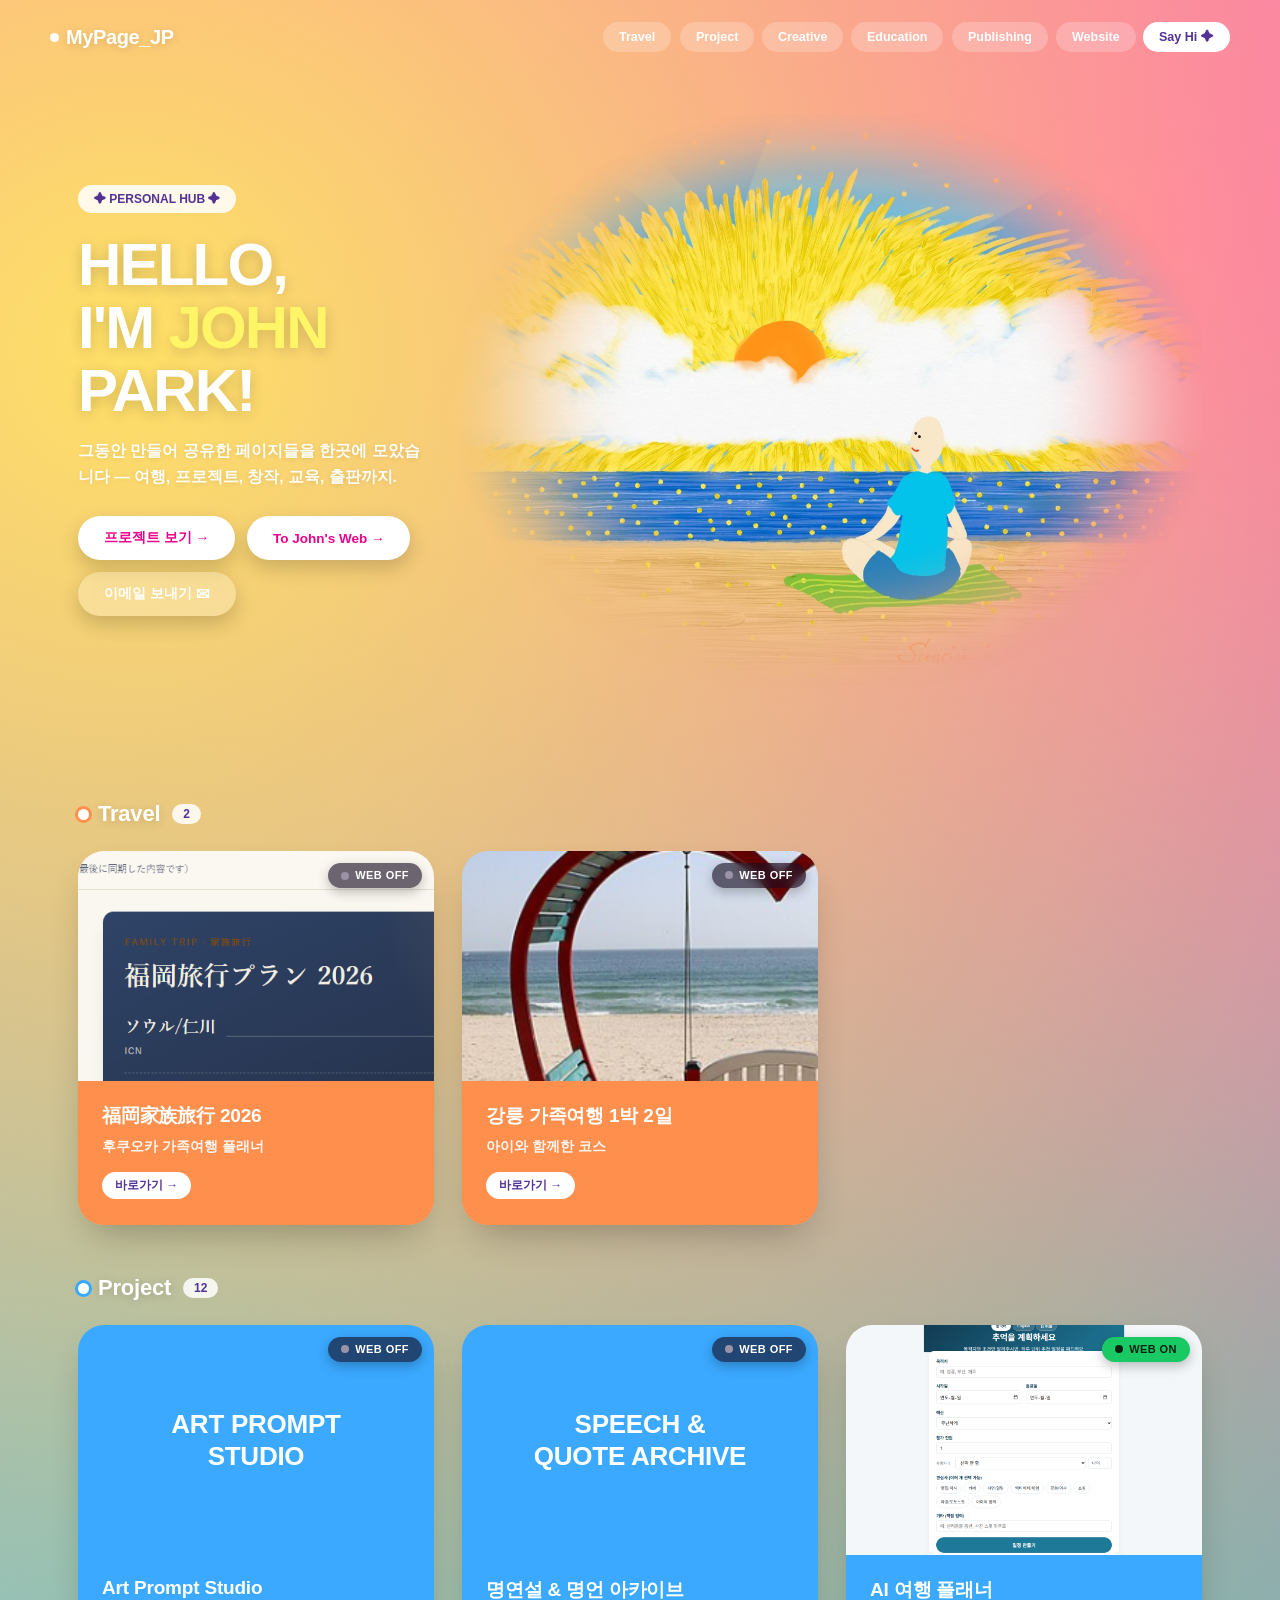
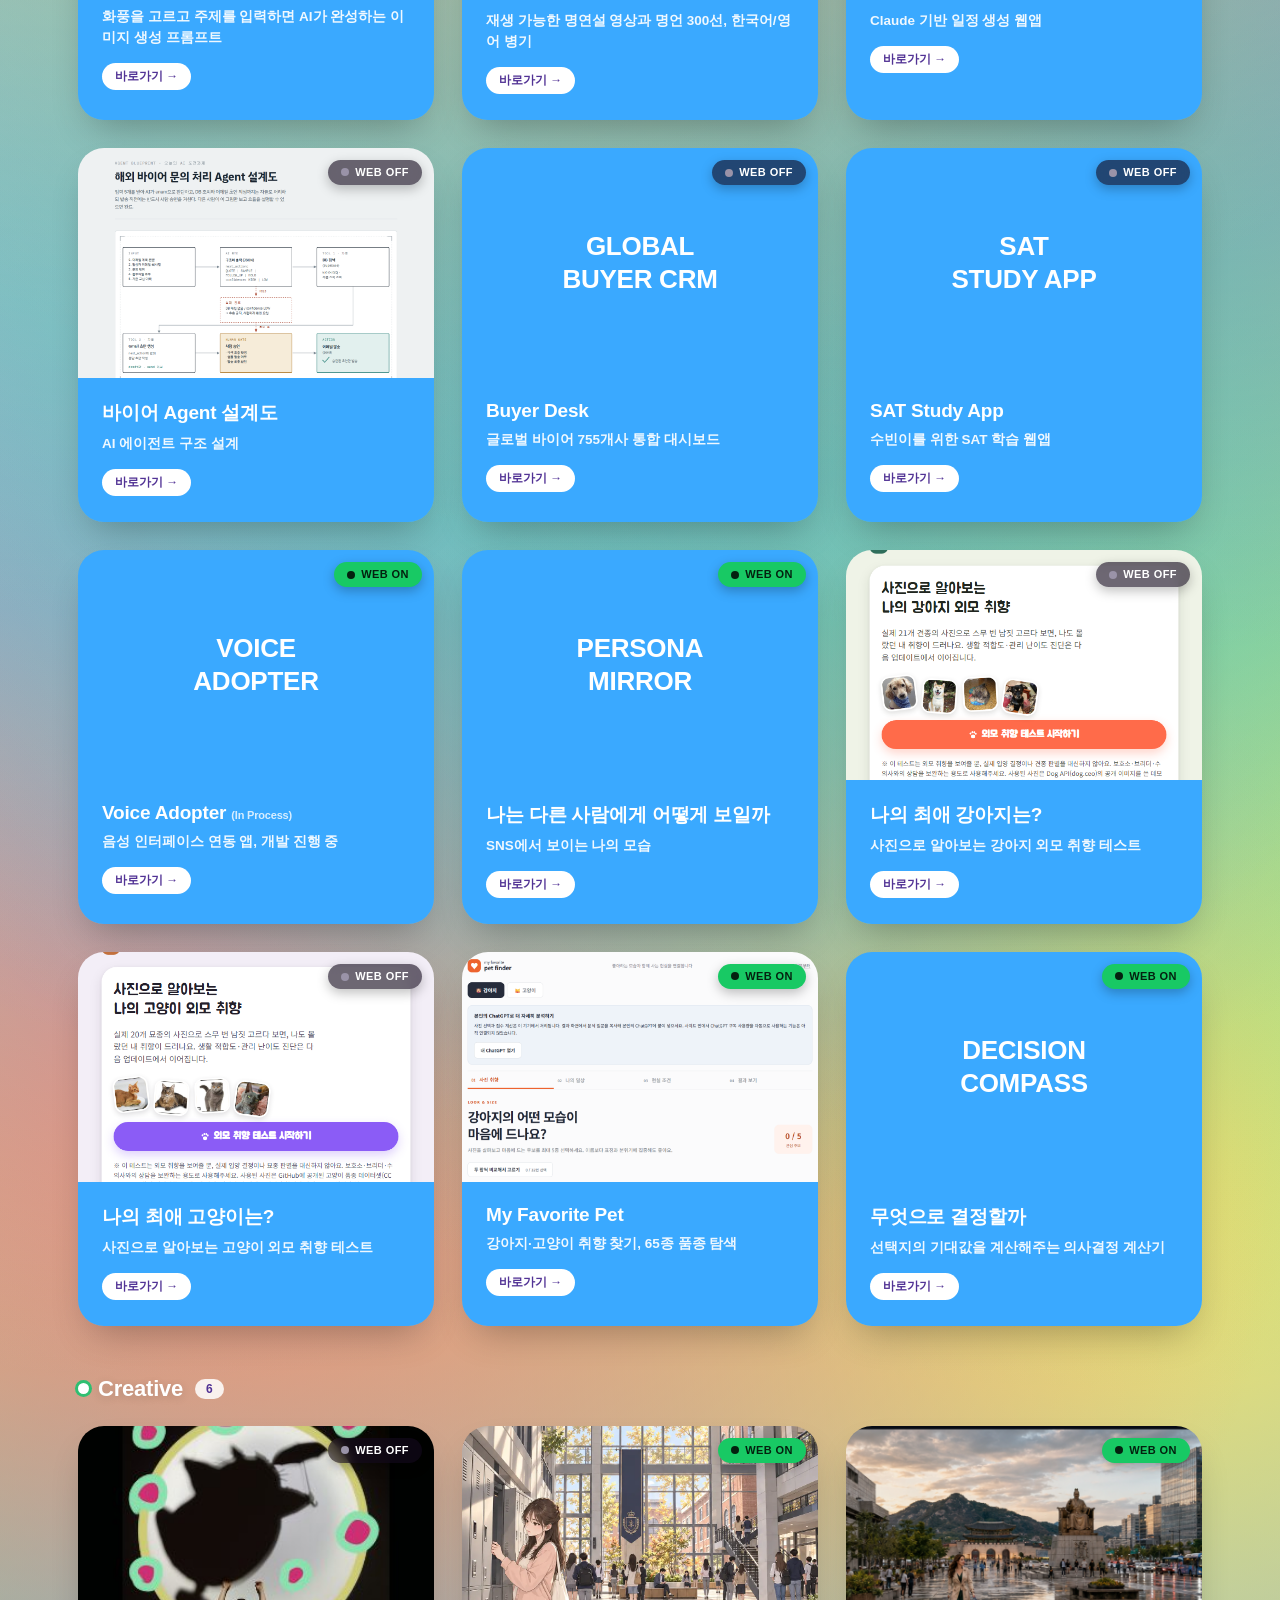
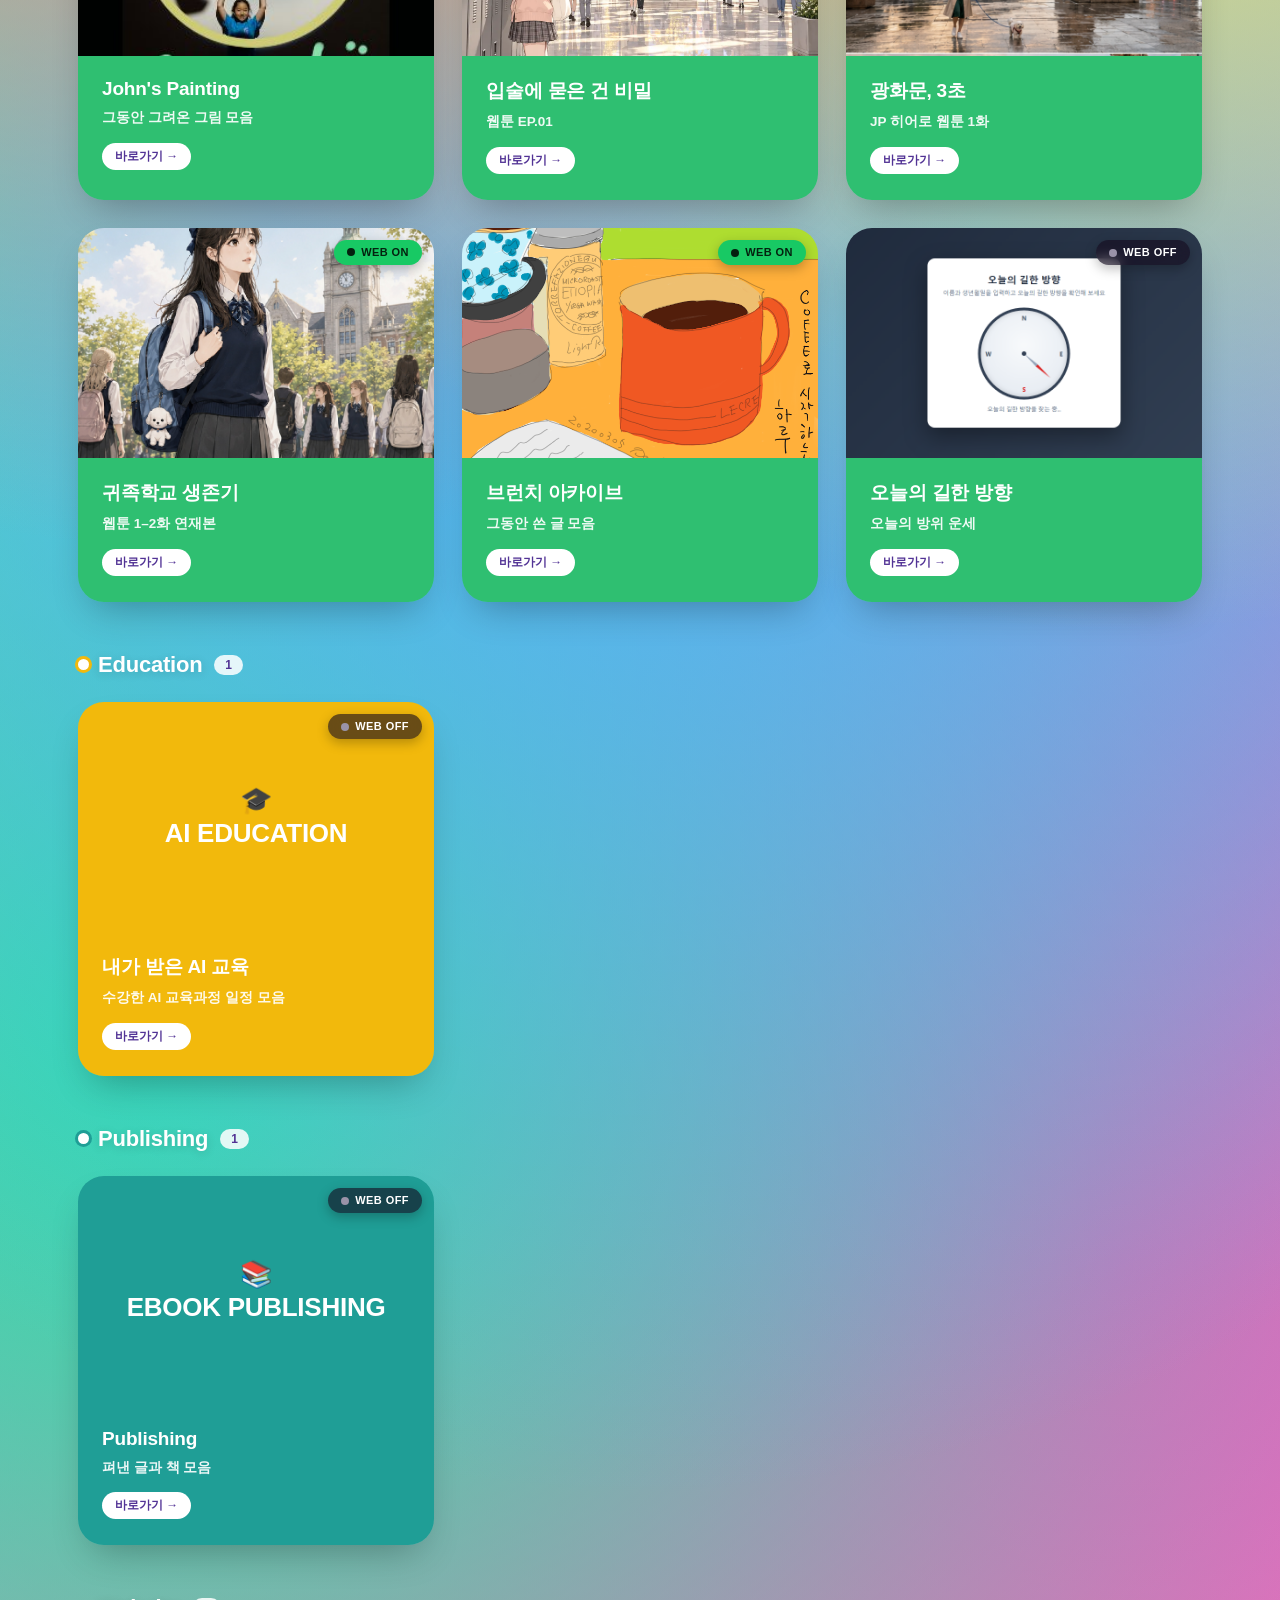
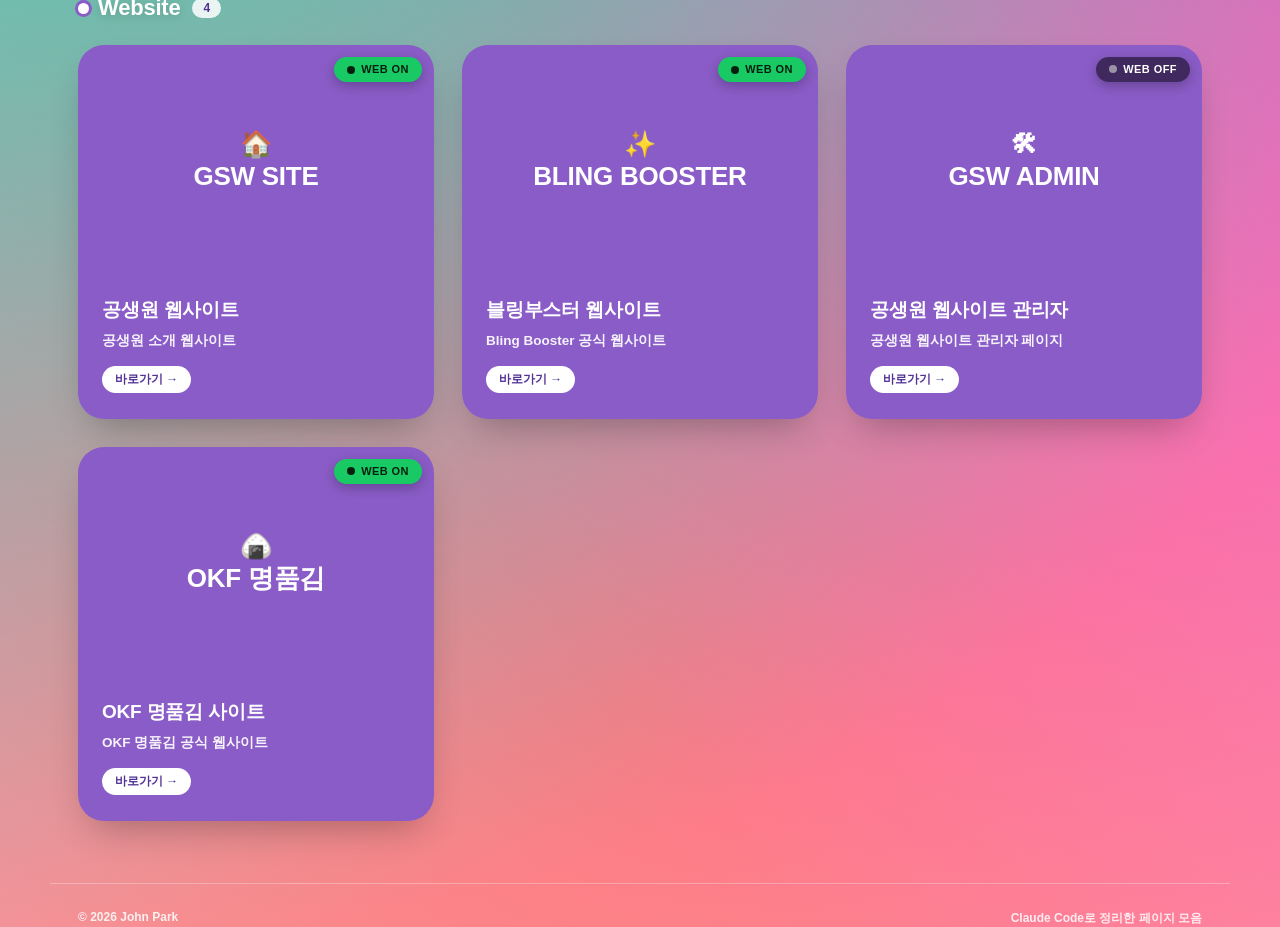
<file: index.html>
<!doctype html>
<html lang="ko">
<head>
<meta charset="UTF-8">
<meta name="viewport" content="width=device-width, initial-scale=1.0">
<title>MyPage_JP · 박종호의 웹 아카이브</title>
<link rel="icon" href="favicon.ico?v=2" sizes="any">
<link rel="icon" type="image/png" href="favicon.png?v=2">
<link rel="apple-touch-icon" href="apple-touch-icon.png?v=2">
<style>
  :root{
    --pink:#ed018c;
    --coral:#ff6f61;
    --purple:#523395;
    --yellow:#ffc233;
    --ink:#2a1a3a;
    --travel:#ff8f4d;
    --project:#3aa9ff;
    --creative:#2fbf71;
    --edu:#f2b90c;
    --pub:#1f9e96;
    --site:#8a5cc7;
  }
  *{box-sizing:border-box;}
  html,body{
    margin:0;min-height:100%;
    color:var(--ink);
    font-family:"Pretendard","Apple SD Gothic Neo","Noto Sans KR",-apple-system,BlinkMacSystemFont,"Segoe UI",sans-serif;
    background:
      radial-gradient(circle at 10% 6%, #ffe066 0%, transparent 34%),
      radial-gradient(circle at 90% 4%, #ff4fc3 0%, transparent 36%),
      radial-gradient(circle at 85% 24%, #2fe0a8 0%, transparent 36%),
      radial-gradient(circle at 12% 26%, #4fb3ff 0%, transparent 34%),
      radial-gradient(circle at 50% 18%, #b26dff 0%, transparent 36%),
      radial-gradient(circle at 15% 46%, #ff8a6b 0%, transparent 34%),
      radial-gradient(circle at 88% 48%, #ffe066 0%, transparent 34%),
      radial-gradient(circle at 50% 60%, #4fb3ff 0%, transparent 36%),
      radial-gradient(circle at 12% 74%, #2fe0a8 0%, transparent 34%),
      radial-gradient(circle at 88% 78%, #ff4fc3 0%, transparent 36%),
      radial-gradient(circle at 50% 96%, #ff8a6b 0%, transparent 36%),
      linear-gradient(160deg, #ff6fb5 0%, #ff9d6c 20%, #ffd166 38%, #6ee7b7 55%, #6fb1ff 72%, #c9a6ff 88%, #ff9de2 100%);
    background-repeat:no-repeat;
    background-size:100% 100%;
  }
  .wrap{max-width:1180px;margin:0 auto;padding:0 28px 90px;}
  a{color:inherit;}

  /* ---------- Nav ---------- */
  nav.top{padding:22px 28px;}
  nav.top .inner{
    max-width:1180px;margin:0 auto;
    display:flex;align-items:center;justify-content:space-between;gap:16px;flex-wrap:wrap;
  }
  .logo{
    font-weight:900;font-size:20px;letter-spacing:-0.02em;color:#fff;
    text-shadow:0 2px 8px rgba(0,0,0,0.15);display:inline-flex;align-items:center;gap:7px;text-decoration:none;
  }
  .logo .dot{width:9px;height:9px;border-radius:50%;background:#fff;display:inline-block;}
  .navlinks{display:flex;gap:8px;flex-wrap:wrap;}
  .navlinks a{
    font-size:12.5px;font-weight:800;color:#fff;text-decoration:none;
    padding:8px 16px;border-radius:999px;background:rgba(255,255,255,0.22);
    backdrop-filter:blur(6px);transition:background .2s ease;
  }
  .navlinks a:hover{background:rgba(255,255,255,0.36);}
  .navlinks a.filled{background:#fff;color:var(--purple);}

  /* ---------- Hero ---------- */
  header.hero{
    max-width:1180px;margin:0 auto;padding:40px 28px 70px;
    display:flex;align-items:center;justify-content:space-between;gap:40px;flex-wrap:wrap;
  }
  .hero-text{flex:1;min-width:280px;}
  .badge{
    display:inline-flex;align-items:center;gap:8px;font-size:12px;font-weight:900;
    background:rgba(255,255,255,0.85);color:var(--purple);
    padding:7px 16px;border-radius:999px;margin-bottom:20px;
  }
  h1{
    font-size:clamp(36px,6vw,60px);margin:0 0 16px;font-weight:900;letter-spacing:-0.03em;line-height:1.05;
    color:#fff;text-shadow:0 3px 14px rgba(0,0,0,0.18);
  }
  h1 .pop{color:#fff566;}
  .sub{font-size:15.5px;color:#fff;opacity:.95;max-width:480px;line-height:1.7;font-weight:700;text-shadow:0 1px 6px rgba(0,0,0,0.12);}
  .cta-row{display:flex;gap:12px;margin-top:26px;flex-wrap:wrap;}
  .btn{
    font-size:13.5px;font-weight:900;padding:13px 26px;border-radius:999px;
    text-decoration:none;display:inline-flex;align-items:center;gap:8px;
    box-shadow:0 8px 20px rgba(0,0,0,0.18);
  }
  .btn.primary{background:#fff;color:var(--pink);}
  .btn.ghost{background:rgba(255,255,255,0.25);color:#fff;backdrop-filter:blur(6px);}

  .hero-photo{flex-shrink:0;width:min(58vw, 760px);}
  .hero-photo img{width:100%;height:auto;display:block;}

  /* ---------- Sections ---------- */
  section.group{max-width:1180px;margin:0 auto;padding:44px 28px 6px;scroll-margin-top:80px;}
  .group-head{display:flex;align-items:center;gap:12px;margin-bottom:24px;}
  .group-head h2{
    font-size:22px;margin:0;font-weight:900;letter-spacing:-0.01em;color:#fff;
    text-shadow:0 2px 10px rgba(0,0,0,0.15);display:flex;align-items:center;gap:9px;
  }
  .group-head .dot{width:11px;height:11px;border-radius:50%;background:#fff;box-shadow:0 0 0 3px var(--c);}
  .group-head .count{
    font-size:12px;color:var(--purple);font-weight:900;background:rgba(255,255,255,0.85);
    padding:3px 11px;border-radius:999px;
  }

  .grid{
    display:grid;
    grid-template-columns:repeat(auto-fill,minmax(320px,1fr));
    gap:28px;
  }
  .card{
    position:relative;display:flex;flex-direction:column;
    border-radius:26px;overflow:hidden;text-decoration:none;
    box-shadow:0 18px 38px -14px rgba(0,0,0,0.3);
    transition:transform .25s ease, box-shadow .25s ease;
  }
  .card:hover{transform:translateY(-6px);box-shadow:0 24px 46px -14px rgba(0,0,0,0.38);}
  .card .thumb{width:100%;height:230px;object-fit:cover;display:block;}
  .card .thumb.brand{
    height:230px;display:flex;align-items:center;justify-content:center;text-align:center;padding:0 20px;
    font-weight:900;color:#fff;font-size:26px;letter-spacing:-0.01em;line-height:1.25;
    background:rgba(255,255,255,0.14);
  }
  .card .body{padding:22px 24px 26px;background:var(--c);flex:1;}
  .card h3{margin:0 0 8px;font-size:19px;font-weight:900;color:#fff;letter-spacing:-0.01em;}
  .card p{margin:0;font-size:13.5px;color:rgba(255,255,255,0.92);line-height:1.55;font-weight:600;}
  .card .go{
    display:inline-block;margin-top:14px;font-size:12px;font-weight:900;color:var(--purple);
    background:#fff;padding:5px 13px;border-radius:999px;
  }

  footer{
    max-width:1180px;margin:56px auto 0;padding:26px 28px 0;
    font-size:12px;color:#fff;opacity:.85;font-weight:700;
    display:flex;justify-content:space-between;flex-wrap:wrap;gap:10px;
    border-top:1px solid rgba(255,255,255,0.35);
  }
</style>
</head>
<body>

  <nav class="top">
    <div class="inner">
      <a class="logo" href="#top"><span class="dot"></span>MyPage_JP</a>
      <div class="navlinks">
        <a href="#travel">Travel</a>
        <a href="#project">Project</a>
        <a href="#creative">Creative</a>
        <a href="#education">Education</a>
        <a href="#publishing">Publishing</a>
        <a href="#website">Website</a>
        <a class="filled" href="mailto:info@blingbooster.com">Say Hi ✦</a>
      </div>
    </div>
  </nav>

  <header class="hero" id="top">
    <div class="hero-text">
      <span class="badge">✦ PERSONAL HUB ✦</span>
      <h1>HELLO,<br>I'M <span class="pop">JOHN</span> PARK!</h1>
      <p class="sub">그동안 만들어 공유한 페이지들을 한곳에 모았습니다 — 여행, 프로젝트, 창작, 교육, 출판까지.</p>
      <div class="cta-row">
        <a class="btn primary" href="#project">프로젝트 보기 →</a>
        <a class="btn primary" href="https://dec16pjh.github.io/john-park-web/" target="_blank" rel="noopener">To John's Web →</a>
        <a class="btn ghost" href="mailto:info@blingbooster.com">이메일 보내기 ✉</a>
      </div>
    </div>
    <div class="hero-photo"><img src="assets/hero-art.webp" alt="Sunrise in Miami beach — John Park 作"></div>
  </header>

  <!-- ===================== Travel ===================== -->
  <section class="group" id="travel">
    <div class="group-head">
      <h2><span class="dot" style="--c:var(--travel)"></span>Travel</h2>
      <span class="count">2</span>
    </div>
    <div class="grid">

      <a class="card" href="https://dec16pjh.github.io/fukuoka-trip-2026/" target="_blank" rel="noopener">
        <img class="thumb" src="assets/fukuoka.png" alt="福岡家族旅行 2026 미리보기" loading="lazy" style="object-position:20% 50%;">
        <div class="body" style="--c:var(--travel)">
          <h3>福岡家族旅行 2026</h3>
          <p>후쿠오카 가족여행 플래너</p>
          <span class="go">바로가기 →</span>
        </div>
      </a>

      <a class="card" href="https://dec16pjh.github.io/gangneung-trip/" target="_blank" rel="noopener">
        <img class="thumb" src="assets/gangneung.png" alt="강릉 가족여행 미리보기" loading="lazy">
        <div class="body" style="--c:var(--travel)">
          <h3>강릉 가족여행 1박 2일</h3>
          <p>아이와 함께한 코스</p>
          <span class="go">바로가기 →</span>
        </div>
      </a>

    </div>
  </section>

  <!-- ===================== Project ===================== -->
  <section class="group" id="project">
    <div class="group-head">
      <h2><span class="dot" style="--c:var(--project)"></span>Project</h2>
      <span class="count">12</span>
    </div>
    <div class="grid">

      <a class="card" href="art-prompt-studio.html">
        <div class="thumb brand" style="background:var(--project)">ART PROMPT<br>STUDIO</div>
        <div class="body" style="--c:var(--project)">
          <h3>Art Prompt Studio</h3>
          <p>화풍을 고르고 주제를 입력하면 AI가 완성하는 이미지 생성 프롬프트</p>
          <span class="go">바로가기 →</span>
        </div>
      </a>

      <a class="card" href="speech-archive.html">
        <div class="thumb brand" style="background:var(--project)">SPEECH &amp;<br>QUOTE ARCHIVE</div>
        <div class="body" style="--c:var(--project)">
          <h3>명연설 &amp; 명언 아카이브</h3>
          <p>재생 가능한 명연설 영상과 명언 300선, 한국어/영어 병기</p>
          <span class="go">바로가기 →</span>
        </div>
      </a>

      <a class="card" href="https://dec16pjh.github.io/trip-planner/" target="_blank" rel="noopener">
        <img class="thumb" src="assets/tripplanner.png" alt="AI 여행 플래너 미리보기" loading="lazy">
        <div class="body" style="--c:var(--project)">
          <h3>AI 여행 플래너</h3>
          <p>Claude 기반 일정 생성 웹앱</p>
          <span class="go">바로가기 →</span>
        </div>
      </a>

      <a class="card" href="https://claude.ai/code/artifact/bb756f15-fb2e-4153-b5ee-e286aec6f880" target="_blank" rel="noopener">
        <img class="thumb" src="assets/buyeragent.png" alt="바이어 Agent 설계도 미리보기" loading="lazy">
        <div class="body" style="--c:var(--project)">
          <h3>바이어 Agent 설계도</h3>
          <p>AI 에이전트 구조 설계</p>
          <span class="go">바로가기 →</span>
        </div>
      </a>

      <a class="card" href="https://buyer-hub.freeist.chatgpt.site/" target="_blank" rel="noopener">
        <div class="thumb brand" style="background:var(--project)">GLOBAL<br>BUYER CRM</div>
        <div class="body" style="--c:var(--project)">
          <h3>Buyer Desk</h3>
          <p>글로벌 바이어 755개사 통합 대시보드</p>
          <span class="go">바로가기 →</span>
        </div>
      </a>

      <a class="card" href="https://subin-sat-studio.freeist.chatgpt.site/" target="_blank" rel="noopener">
        <div class="thumb brand" style="background:var(--project)">SAT<br>STUDY APP</div>
        <div class="body" style="--c:var(--project)">
          <h3>SAT Study App</h3>
          <p>수빈이를 위한 SAT 학습 웹앱</p>
          <span class="go">바로가기 →</span>
        </div>
      </a>

      <a class="card" href="https://voice-adopter.freeist.chatgpt.site/" target="_blank" rel="noopener">
        <div class="thumb brand" style="background:var(--project)">VOICE<br>ADOPTER</div>
        <div class="body" style="--c:var(--project)">
          <h3>Voice Adopter <span style="font-size:11px;font-weight:700;opacity:.8;">(In Process)</span></h3>
          <p>음성 인터페이스 연동 앱, 개발 진행 중</p>
          <span class="go">바로가기 →</span>
        </div>
      </a>

      <a class="card" href="https://persona-mirror.freeist.chatgpt.site/" target="_blank" rel="noopener">
        <div class="thumb brand" style="background:var(--project)">PERSONA<br>MIRROR</div>
        <div class="body" style="--c:var(--project)">
          <h3>나는 다른 사람에게 어떻게 보일까</h3>
          <p>SNS에서 보이는 나의 모습</p>
          <span class="go">바로가기 →</span>
        </div>
      </a>

      <a class="card" href="https://claude.ai/artifact/C1BnFvHEWM4xY8rCZCd78W" target="_blank" rel="noopener">
        <img class="thumb" src="assets/dogquiz.png" alt="나의 최애 강아지는? 미리보기" loading="lazy">
        <div class="body" style="--c:var(--project)">
          <h3>나의 최애 강아지는?</h3>
          <p>사진으로 알아보는 강아지 외모 취향 테스트</p>
          <span class="go">바로가기 →</span>
        </div>
      </a>

      <a class="card" href="https://claude.ai/artifact/P52ZzSy9jBmV2K97dSurQV" target="_blank" rel="noopener">
        <img class="thumb" src="assets/catquiz.png" alt="나의 최애 고양이는? 미리보기" loading="lazy">
        <div class="body" style="--c:var(--project)">
          <h3>나의 최애 고양이는?</h3>
          <p>사진으로 알아보는 고양이 외모 취향 테스트</p>
          <span class="go">바로가기 →</span>
        </div>
      </a>

      <a class="card" href="https://who-is-my-favorite-dog.freeist.chatgpt.site/" target="_blank" rel="noopener">
        <img class="thumb" src="assets/petfinder.png" alt="My Favorite Pet 미리보기" loading="lazy">
        <div class="body" style="--c:var(--project)">
          <h3>My Favorite Pet</h3>
          <p>강아지·고양이 취향 찾기, 65종 품종 탐색</p>
          <span class="go">바로가기 →</span>
        </div>
      </a>

      <a class="card" href="https://decision-compass.freeist.chatgpt.site/" target="_blank" rel="noopener">
        <div class="thumb brand" style="background:var(--project)">DECISION<br>COMPASS</div>
        <div class="body" style="--c:var(--project)">
          <h3>무엇으로 결정할까</h3>
          <p>선택지의 기대값을 계산해주는 의사결정 계산기</p>
          <span class="go">바로가기 →</span>
        </div>
      </a>

    </div>
  </section>

  <!-- ===================== Creative ===================== -->
  <section class="group" id="creative">
    <div class="group-head">
      <h2><span class="dot" style="--c:var(--creative)"></span>Creative</h2>
      <span class="count">6</span>
    </div>
    <div class="grid">

      <a class="card" href="painting.html">
        <img class="thumb" src="assets/painting/IMG_6242_2.jpg" alt="John's Painting 미리보기" loading="lazy">
        <div class="body" style="--c:var(--creative)">
          <h3>John's Painting</h3>
          <p>그동안 그려온 그림 모음</p>
          <span class="go">바로가기 →</span>
        </div>
      </a>

      <a class="card" href="https://dec16pjh.github.io/fukuoka-trip-2026/webtoon/lip-secret-ep01.html" target="_blank" rel="noopener">
        <img class="thumb" src="assets/lipsecret.webp" alt="입술에 묻은 건 비밀 웹툰 미리보기" loading="lazy">
        <div class="body" style="--c:var(--creative)">
          <h3>입술에 묻은 건 비밀</h3>
          <p>웹툰 EP.01</p>
          <span class="go">바로가기 →</span>
        </div>
      </a>

      <a class="card" href="https://dec16pjh.github.io/fukuoka-trip-2026/webtoon/gwanghwamun-3sec-ep1.html" target="_blank" rel="noopener">
        <img class="thumb" src="assets/gwanghwamun.png" alt="광화문, 3초 웹툰 미리보기" loading="lazy">
        <div class="body" style="--c:var(--creative)">
          <h3>광화문, 3초</h3>
          <p>JP 히어로 웹툰 1화</p>
          <span class="go">바로가기 →</span>
        </div>
      </a>

      <a class="card" href="https://dec16pjh.github.io/webtoon_syn/" target="_blank" rel="noopener">
        <img class="thumb" src="assets/webtoonsyn.png" alt="귀족학교 생존기 웹툰 미리보기" loading="lazy">
        <div class="body" style="--c:var(--creative)">
          <h3>귀족학교 생존기</h3>
          <p>웹툰 1–2화 연재본</p>
          <span class="go">바로가기 →</span>
        </div>
      </a>

      <a class="card" href="https://dec16pjh.github.io/brunch-archive/" target="_blank" rel="noopener">
        <img class="thumb" src="assets/brunch.png" alt="박종호의 브런치 아카이브 미리보기" loading="lazy">
        <div class="body" style="--c:var(--creative)">
          <h3>브런치 아카이브</h3>
          <p>그동안 쓴 글 모음</p>
          <span class="go">바로가기 →</span>
        </div>
      </a>

      <a class="card" href="https://claude.ai/code/artifact/39667f1e-2e8f-4798-8a94-48de65bf0fde" target="_blank" rel="noopener">
        <img class="thumb" src="assets/ganghan.png" alt="오늘의 길한 방향 미리보기" loading="lazy">
        <div class="body" style="--c:var(--creative)">
          <h3>오늘의 길한 방향</h3>
          <p>오늘의 방위 운세</p>
          <span class="go">바로가기 →</span>
        </div>
      </a>

    </div>
  </section>

  <!-- ===================== Education ===================== -->
  <section class="group" id="education">
    <div class="group-head">
      <h2><span class="dot" style="--c:var(--edu)"></span>Education</h2>
      <span class="count">1</span>
    </div>
    <div class="grid">

      <a class="card" href="education.html" target="_blank" rel="noopener">
        <div class="thumb brand" style="background:var(--edu)">🎓<br>AI EDUCATION</div>
        <div class="body" style="--c:var(--edu)">
          <h3>내가 받은 AI 교육</h3>
          <p>수강한 AI 교육과정 일정 모음</p>
          <span class="go">바로가기 →</span>
        </div>
      </a>

    </div>
  </section>

  <!-- ===================== Publishing ===================== -->
  <section class="group" id="publishing">
    <div class="group-head">
      <h2><span class="dot" style="--c:var(--pub)"></span>Publishing</h2>
      <span class="count">1</span>
    </div>
    <div class="grid">

      <a class="card" href="publishing.html" target="_blank" rel="noopener">
        <div class="thumb brand" style="background:var(--pub)">📚<br>EBOOK PUBLISHING</div>
        <div class="body" style="--c:var(--pub)">
          <h3>Publishing</h3>
          <p>펴낸 글과 책 모음</p>
          <span class="go">바로가기 →</span>
        </div>
      </a>

    </div>
  </section>

  <!-- ===================== Website ===================== -->
  <section class="group" id="website">
    <div class="group-head">
      <h2><span class="dot" style="--c:var(--site)"></span>Website</h2>
      <span class="count">4</span>
    </div>
    <div class="grid">

      <a class="card" href="https://dec16pjh.github.io/GSWsite/" target="_blank" rel="noopener">
        <div class="thumb brand" style="background:var(--site)">🏠<br>GSW SITE</div>
        <div class="body" style="--c:var(--site)">
          <h3>공생원 웹사이트</h3>
          <p>공생원 소개 웹사이트</p>
          <span class="go">바로가기 →</span>
        </div>
      </a>

      <a class="card" href="https://www.blingbooster.co.kr" target="_blank" rel="noopener">
        <div class="thumb brand" style="background:var(--site)">✨<br>BLING BOOSTER</div>
        <div class="body" style="--c:var(--site)">
          <h3>블링부스터 웹사이트</h3>
          <p>Bling Booster 공식 웹사이트</p>
          <span class="go">바로가기 →</span>
        </div>
      </a>

      <a class="card" href="https://dec16pjh.github.io/GSWsite/admin.html" target="_blank" rel="noopener">
        <div class="thumb brand" style="background:var(--site)">🛠<br>GSW ADMIN</div>
        <div class="body" style="--c:var(--site)">
          <h3>공생원 웹사이트 관리자</h3>
          <p>공생원 웹사이트 관리자 페이지</p>
          <span class="go">바로가기 →</span>
        </div>
      </a>

      <a class="card" href="https://www.okf-food.com" target="_blank" rel="noopener">
        <div class="thumb brand" style="background:var(--site)">🍙<br>OKF 명품김</div>
        <div class="body" style="--c:var(--site)">
          <h3>OKF 명품김 사이트</h3>
          <p>OKF 명품김 공식 웹사이트</p>
          <span class="go">바로가기 →</span>
        </div>
      </a>

    </div>
  </section>

  <footer>
    <span>© 2026 John Park</span>
    <span>Claude Code로 정리한 페이지 모음</span>
  </footer>

<script src="web-sync.js"></script>
</body>
</html>
</file>
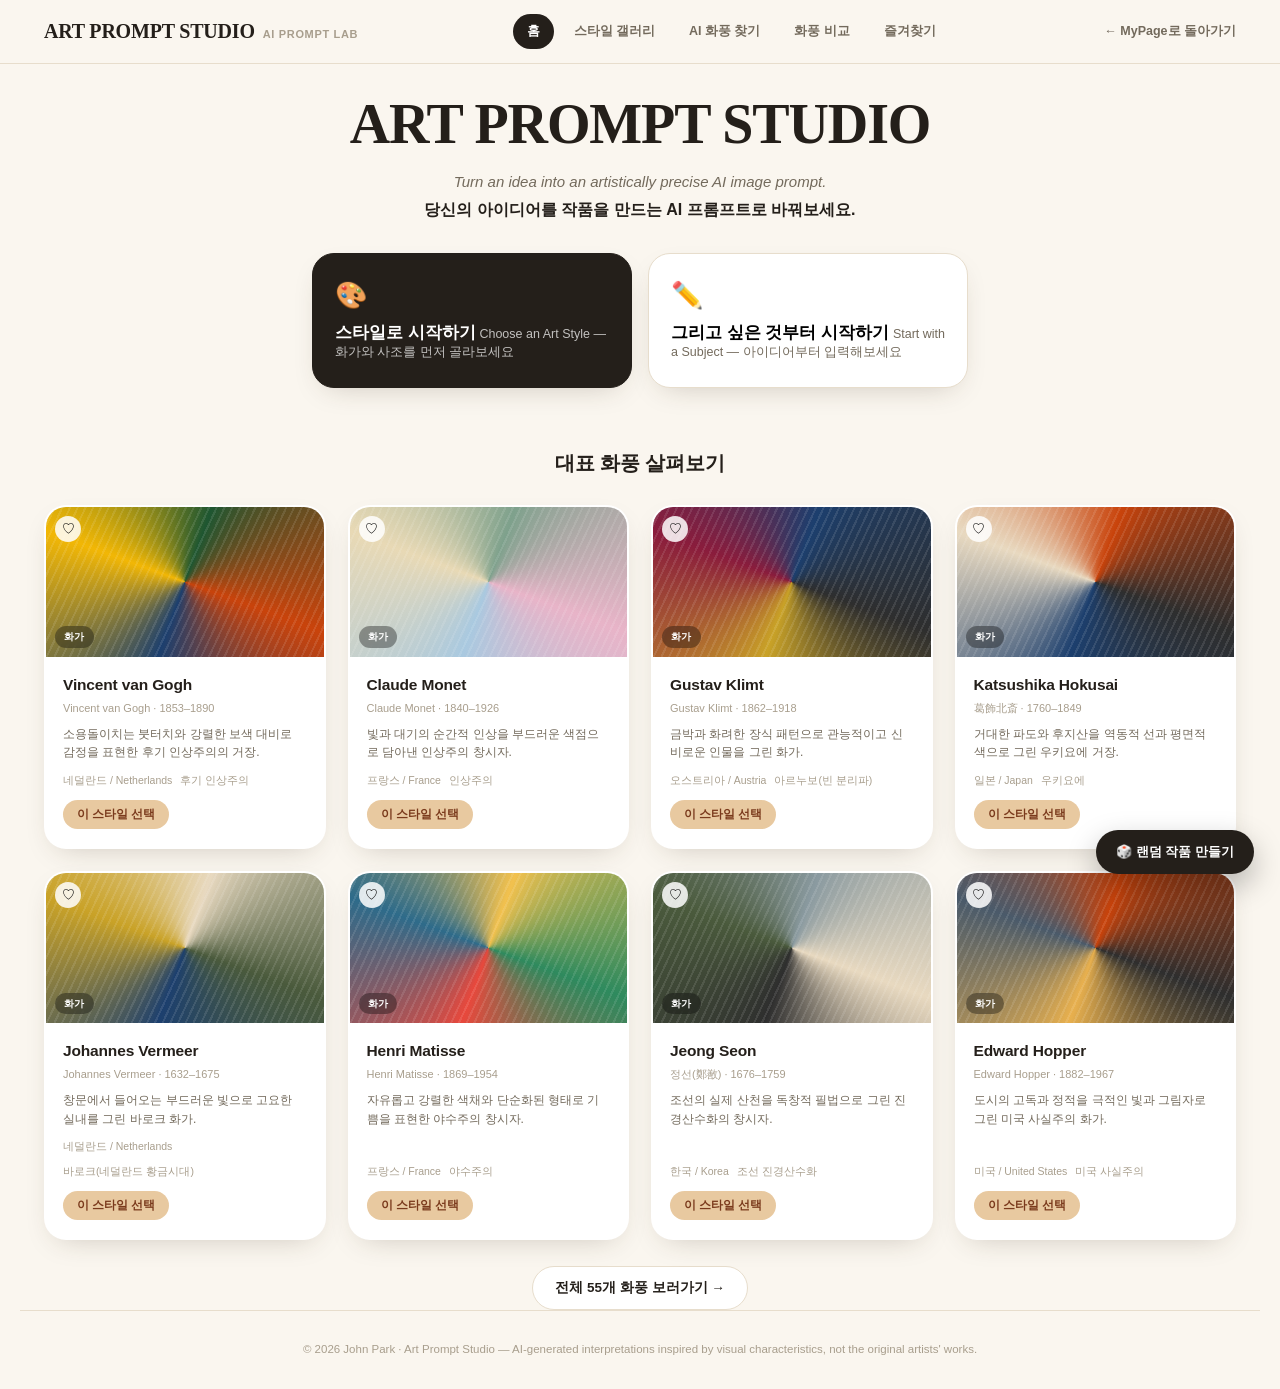
<file: art-prompt-studio.html>
<!doctype html>
<html lang="ko">
<head>
<meta charset="UTF-8">
<meta name="viewport" content="width=device-width, initial-scale=1.0">
<title>ART PROMPT STUDIO · MyPage_JP</title>
<link rel="icon" href="favicon.ico?v=2" sizes="any">
<link rel="icon" type="image/png" href="favicon.png?v=2">
<link rel="apple-touch-icon" href="apple-touch-icon.png?v=2">
<meta name="description" content="스타일을 고르고, 주제를 입력하고, AI가 완성하는 전문가급 이미지 생성 프롬프트.">
<link rel="stylesheet" href="assets/aps/style.css">
</head>
<body>

<div class="topbar">
  <div class="inner">
    <a class="brand" href="#" id="logoLink">
      <span class="mark">ART PROMPT STUDIO</span>
      <span class="tag">AI PROMPT LAB</span>
    </a>
    <div class="topnav" id="topNav">
      <button data-view="home">홈</button>
      <button data-view="gallery">스타일 갤러리</button>
      <button data-view="finder">AI 화풍 찾기</button>
      <button data-view="compare">화풍 비교</button>
      <button data-view="favorites">즐겨찾기</button>
    </div>
    <a class="back-link" href="index.html">← MyPage로 돌아가기</a>
  </div>
</div>

<div class="steps hidden" id="stepsBar">
  <div class="step" data-step="1"><span class="num">1</span><span>스타일</span></div>
  <div class="step-sep"></div>
  <div class="step" data-step="2"><span class="num">2</span><span>주제</span></div>
  <div class="step-sep"></div>
  <div class="step" data-step="3"><span class="num">3</span><span>커스터마이즈</span></div>
  <div class="step-sep"></div>
  <div class="step" data-step="4"><span class="num">4</span><span>AI 최적화</span></div>
  <div class="step-sep"></div>
  <div class="step" data-step="5"><span class="num">5</span><span>완성</span></div>
</div>

<main id="main"></main>

<footer class="aps-footer">
  <div>© 2026 John Park · Art Prompt Studio — AI-generated interpretations inspired by visual characteristics, not the original artists' works.</div>
</footer>

<div class="modal-overlay hidden" id="styleModal"></div>
<div class="lightbox-overlay hidden" id="artworkLightbox"></div>
<div class="toast" id="toast"></div>
<button class="random-fab" id="randomFab">🎲 랜덤 작품 만들기</button>

<script src="assets/aps/data.js"></script>
<script src="assets/aps/app.js"></script>
<script src="assets/aps/ui.js"></script>
</body>
</html>
</file>
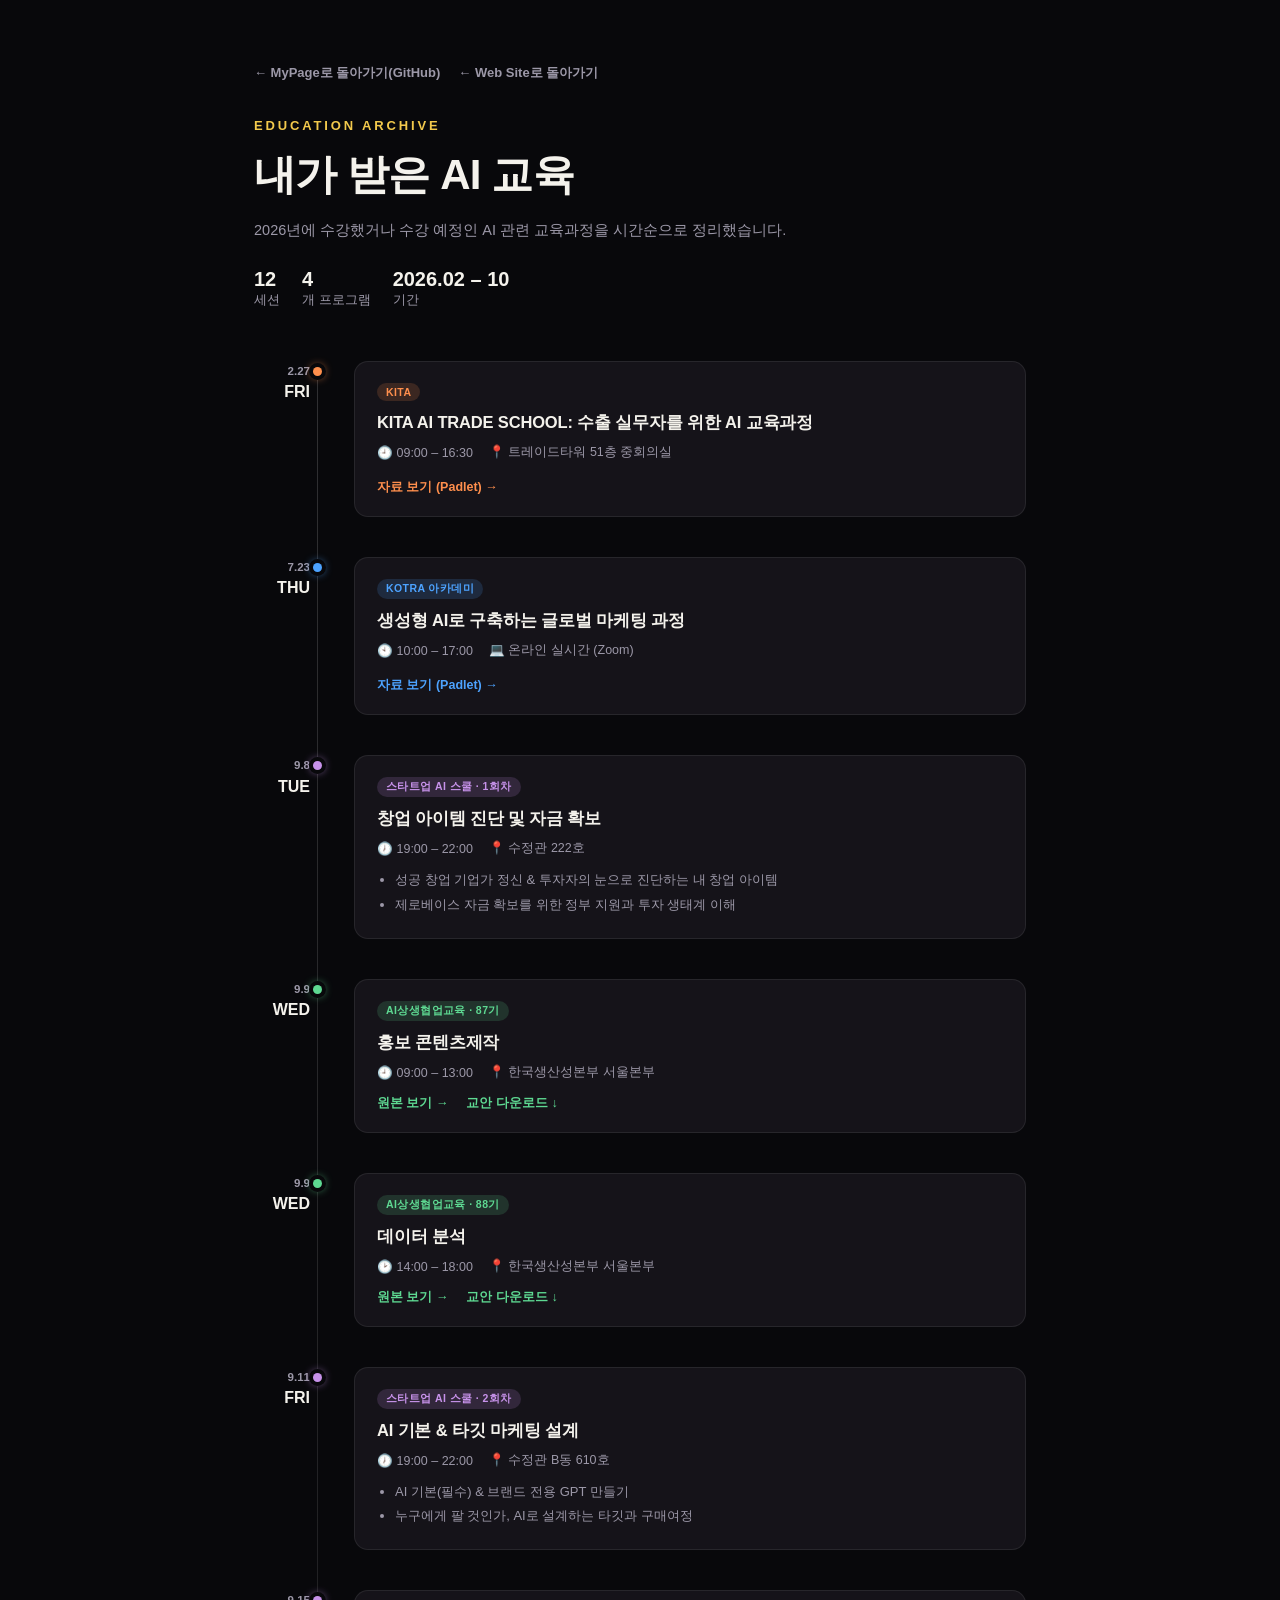
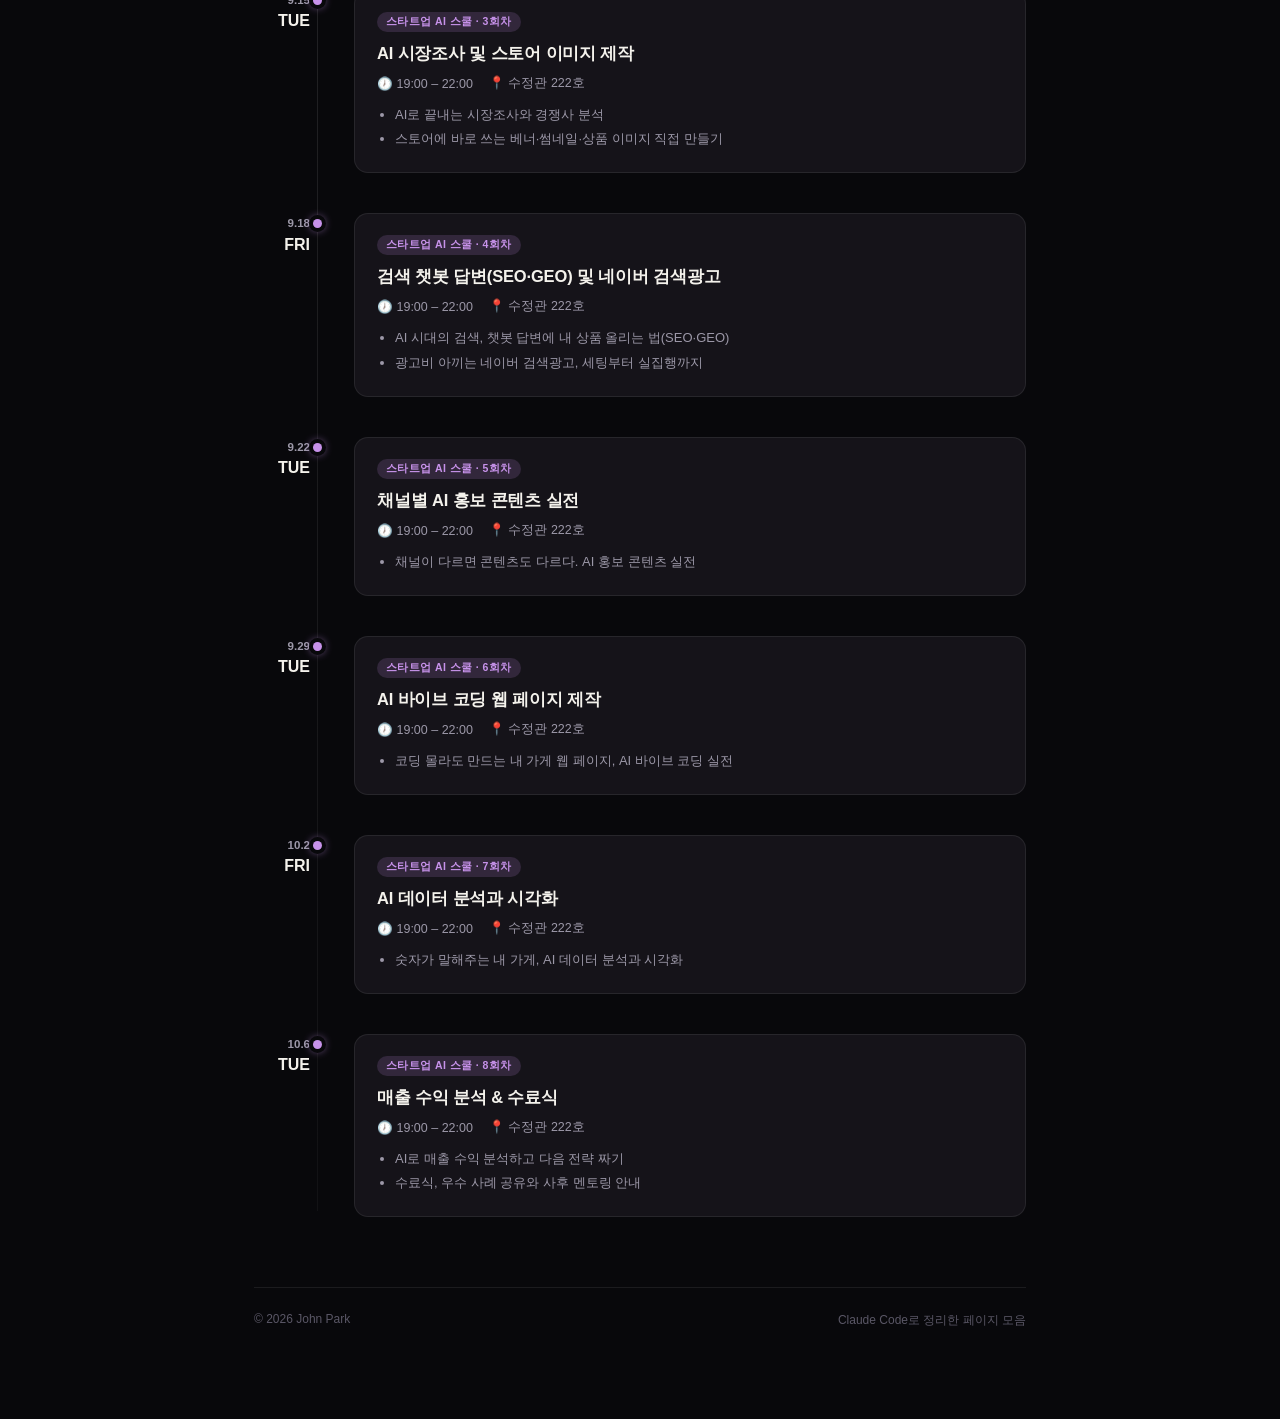
<file: education.html>
<!doctype html>
<html lang="ko">
<head>
<meta charset="UTF-8">
<meta name="viewport" content="width=device-width, initial-scale=1.0">
<title>내가 받은 AI 교육 · MyPage_JP</title>
<link rel="icon" href="favicon.ico?v=2" sizes="any">
<link rel="icon" type="image/png" href="favicon.png?v=2">
<link rel="apple-touch-icon" href="apple-touch-icon.png?v=2">
<style>
  :root{
    --bg:#08080b;
    --bg-soft:#111015;
    --card:#151319;
    --ink:#f4f2ec;
    --ink-soft:#9c98a8;
    --line:rgba(255,255,255,0.08);
    --edu:#f2c94c;
    --kita:#ff8f4d;
    --kotra:#4da3ff;
    --sang:#5ed992;
    --start:#c792ea;
  }
  *{box-sizing:border-box;}
  html,body{
    margin:0;
    background:var(--bg);
    color:var(--ink);
    font-family:"Pretendard","Apple SD Gothic Neo","Noto Sans KR",-apple-system,BlinkMacSystemFont,"Segoe UI",sans-serif;
  }
  .wrap{max-width:820px;margin:0 auto;padding:64px 24px 90px;}

  .back-row{display:flex;flex-wrap:wrap;gap:18px;margin-bottom:34px;}
  .back{
    display:inline-flex;align-items:center;gap:6px;
    font-size:13px;font-weight:700;color:var(--ink-soft);
    text-decoration:none;
  }
  .back:hover{color:var(--ink);}

  header.hero{margin-bottom:52px;}
  .eyebrow{
    display:inline-flex;align-items:center;gap:8px;
    font-size:13px;font-weight:800;letter-spacing:.22em;
    color:var(--edu);text-transform:uppercase;
    margin-bottom:14px;
  }
  h1{font-size:clamp(30px,5vw,42px);margin:0 0 14px;font-weight:900;letter-spacing:-0.02em;}
  .sub{font-size:14.5px;color:var(--ink-soft);line-height:1.7;max-width:560px;}
  .stats{display:flex;gap:22px;margin-top:26px;flex-wrap:wrap;}
  .stat{font-size:13px;color:var(--ink-soft);}
  .stat b{color:var(--ink);font-size:20px;display:block;font-weight:900;}

  .timeline{position:relative;margin-top:10px;}
  .timeline::before{
    content:"";position:absolute;left:63px;top:6px;bottom:6px;width:1px;
    background:linear-gradient(to bottom, rgba(255,255,255,0.16), rgba(255,255,255,0.04));
  }

  .entry{position:relative;padding:0 0 40px 100px;}
  .entry:last-child{padding-bottom:0;}
  .date{
    position:absolute;left:0;top:2px;width:56px;text-align:right;
    font-size:11.5px;font-weight:800;color:var(--ink-soft);line-height:1.5;
  }
  .date b{display:block;font-size:16px;color:var(--ink);font-weight:900;}
  .dot{
    position:absolute;left:59px;top:6px;width:9px;height:9px;border-radius:50%;
    background:var(--c,var(--edu));box-shadow:0 0 0 4px var(--bg), 0 0 10px 1px var(--c,var(--edu));
  }

  .card{
    background:var(--card);border:1px solid var(--line);border-radius:14px;
    padding:20px 22px;
  }
  .tag{
    display:inline-block;font-size:10.5px;font-weight:800;letter-spacing:.04em;
    color:var(--c,var(--edu));background:color-mix(in srgb, var(--c,var(--edu)) 16%, transparent);
    padding:3px 9px;border-radius:999px;margin-bottom:10px;
  }
  .card h3{margin:0 0 10px;font-size:16.5px;font-weight:800;letter-spacing:-0.01em;line-height:1.4;}
  .info{display:flex;flex-wrap:wrap;gap:6px 16px;font-size:12.5px;color:var(--ink-soft);margin-bottom:4px;}
  .info span{display:inline-flex;align-items:center;gap:5px;}
  ul.curr{margin:12px 0 0;padding-left:18px;color:var(--ink-soft);font-size:13px;line-height:1.7;}
  ul.curr li{margin-bottom:2px;}
  .link{
    display:inline-flex;align-items:center;gap:5px;margin-top:14px;
    font-size:12.5px;font-weight:700;color:var(--c,var(--edu));text-decoration:none;
  }
  .link:hover{text-decoration:underline;}
  .linkrow{display:flex;gap:18px;flex-wrap:wrap;margin-top:14px;}
  .linkrow .link{margin-top:0;}

  footer{
    margin-top:70px;padding-top:24px;border-top:1px solid var(--line);
    font-size:12px;color:#5a5766;
    display:flex;justify-content:space-between;flex-wrap:wrap;gap:10px;
  }
</style>
</head>
<body>
<div class="wrap">

  <div class="back-row">
    <a class="back" href="index.html">← MyPage로 돌아가기(GitHub)</a>
    <a class="back" href="https://johnpark.lovable.app/" target="_blank" rel="noopener">← Web Site로 돌아가기</a>
  </div>

  <header class="hero">
    <div class="eyebrow">Education Archive</div>
    <h1>내가 받은 AI 교육</h1>
    <p class="sub">2026년에 수강했거나 수강 예정인 AI 관련 교육과정을 시간순으로 정리했습니다.</p>
    <div class="stats">
      <div class="stat"><b>12</b>세션</div>
      <div class="stat"><b>4</b>개 프로그램</div>
      <div class="stat"><b>2026.02 – 10</b>기간</div>
    </div>
  </header>

  <div class="timeline">

    <div class="entry">
      <div class="date">2.27<b>FRI</b></div>
      <div class="dot" style="--c:var(--kita)"></div>
      <div class="card">
        <span class="tag" style="--c:var(--kita)">KITA</span>
        <h3>KITA AI TRADE SCHOOL: 수출 실무자를 위한 AI 교육과정</h3>
        <div class="info">
          <span>🕘 09:00 – 16:30</span>
          <span>📍 트레이드타워 51층 중회의실</span>
        </div>
        <a class="link" style="--c:var(--kita)" href="https://padlet.com/jangpm/kotra-ai-_ai-h42rpjcygukqhf21" target="_blank" rel="noopener">자료 보기 (Padlet) →</a>
      </div>
    </div>

    <div class="entry">
      <div class="date">7.23<b>THU</b></div>
      <div class="dot" style="--c:var(--kotra)"></div>
      <div class="card">
        <span class="tag" style="--c:var(--kotra)">KOTRA 아카데미</span>
        <h3>생성형 AI로 구축하는 글로벌 마케팅 과정</h3>
        <div class="info">
          <span>🕙 10:00 – 17:00</span>
          <span>💻 온라인 실시간 (Zoom)</span>
        </div>
        <a class="link" style="--c:var(--kotra)" href="https://padlet.com/mdkorea7/padlet-ux2l2yjt024fqbwe" target="_blank" rel="noopener">자료 보기 (Padlet) →</a>
      </div>
    </div>

    <div class="entry">
      <div class="date">9.8<b>TUE</b></div>
      <div class="dot" style="--c:var(--start)"></div>
      <div class="card">
        <span class="tag" style="--c:var(--start)">스타트업 AI 스쿨 · 1회차</span>
        <h3>창업 아이템 진단 및 자금 확보</h3>
        <div class="info">
          <span>🕖 19:00 – 22:00</span>
          <span>📍 수정관 222호</span>
        </div>
        <ul class="curr">
          <li>성공 창업 기업가 정신 &amp; 투자자의 눈으로 진단하는 내 창업 아이템</li>
          <li>제로베이스 자금 확보를 위한 정부 지원과 투자 생태계 이해</li>
        </ul>
      </div>
    </div>

    <div class="entry">
      <div class="date">9.9<b>WED</b></div>
      <div class="dot" style="--c:var(--sang)"></div>
      <div class="card">
        <span class="tag" style="--c:var(--sang)">AI상생협업교육 · 87기</span>
        <h3>홍보 콘텐츠제작</h3>
        <div class="info">
          <span>🕘 09:00 – 13:00</span>
          <span>📍 한국생산성본부 서울본부</span>
        </div>
        <div class="linkrow">
          <a class="link" style="--c:var(--sang)" href="https://edu.rhxlab.com/course/read/sme-sns?session=sme-20260909a-87" target="_blank" rel="noopener">원본 보기 →</a>
          <a class="link" style="--c:var(--sang)" href="assets/education/sme-sns-87.pdf" download>교안 다운로드 ↓</a>
        </div>
      </div>
    </div>

    <div class="entry">
      <div class="date">9.9<b>WED</b></div>
      <div class="dot" style="--c:var(--sang)"></div>
      <div class="card">
        <span class="tag" style="--c:var(--sang)">AI상생협업교육 · 88기</span>
        <h3>데이터 분석</h3>
        <div class="info">
          <span>🕑 14:00 – 18:00</span>
          <span>📍 한국생산성본부 서울본부</span>
        </div>
        <div class="linkrow">
          <a class="link" style="--c:var(--sang)" href="https://edu.rhxlab.com/course/read/sme-data#block-6ecd5fb7-cbd9-4965-a043-a90af21294a6" target="_blank" rel="noopener">원본 보기 →</a>
          <a class="link" style="--c:var(--sang)" href="assets/education/sme-data-88.pdf" download>교안 다운로드 ↓</a>
        </div>
      </div>
    </div>

    <div class="entry">
      <div class="date">9.11<b>FRI</b></div>
      <div class="dot" style="--c:var(--start)"></div>
      <div class="card">
        <span class="tag" style="--c:var(--start)">스타트업 AI 스쿨 · 2회차</span>
        <h3>AI 기본 &amp; 타깃 마케팅 설계</h3>
        <div class="info">
          <span>🕖 19:00 – 22:00</span>
          <span>📍 수정관 B동 610호</span>
        </div>
        <ul class="curr">
          <li>AI 기본(필수) &amp; 브랜드 전용 GPT 만들기</li>
          <li>누구에게 팔 것인가, AI로 설계하는 타깃과 구매여정</li>
        </ul>
      </div>
    </div>

    <div class="entry">
      <div class="date">9.15<b>TUE</b></div>
      <div class="dot" style="--c:var(--start)"></div>
      <div class="card">
        <span class="tag" style="--c:var(--start)">스타트업 AI 스쿨 · 3회차</span>
        <h3>AI 시장조사 및 스토어 이미지 제작</h3>
        <div class="info">
          <span>🕖 19:00 – 22:00</span>
          <span>📍 수정관 222호</span>
        </div>
        <ul class="curr">
          <li>AI로 끝내는 시장조사와 경쟁사 분석</li>
          <li>스토어에 바로 쓰는 베너·썸네일·상품 이미지 직접 만들기</li>
        </ul>
      </div>
    </div>

    <div class="entry">
      <div class="date">9.18<b>FRI</b></div>
      <div class="dot" style="--c:var(--start)"></div>
      <div class="card">
        <span class="tag" style="--c:var(--start)">스타트업 AI 스쿨 · 4회차</span>
        <h3>검색 챗봇 답변(SEO·GEO) 및 네이버 검색광고</h3>
        <div class="info">
          <span>🕖 19:00 – 22:00</span>
          <span>📍 수정관 222호</span>
        </div>
        <ul class="curr">
          <li>AI 시대의 검색, 챗봇 답변에 내 상품 올리는 법(SEO·GEO)</li>
          <li>광고비 아끼는 네이버 검색광고, 세팅부터 실집행까지</li>
        </ul>
      </div>
    </div>

    <div class="entry">
      <div class="date">9.22<b>TUE</b></div>
      <div class="dot" style="--c:var(--start)"></div>
      <div class="card">
        <span class="tag" style="--c:var(--start)">스타트업 AI 스쿨 · 5회차</span>
        <h3>채널별 AI 홍보 콘텐츠 실전</h3>
        <div class="info">
          <span>🕖 19:00 – 22:00</span>
          <span>📍 수정관 222호</span>
        </div>
        <ul class="curr">
          <li>채널이 다르면 콘텐츠도 다르다. AI 홍보 콘텐츠 실전</li>
        </ul>
      </div>
    </div>

    <div class="entry">
      <div class="date">9.29<b>TUE</b></div>
      <div class="dot" style="--c:var(--start)"></div>
      <div class="card">
        <span class="tag" style="--c:var(--start)">스타트업 AI 스쿨 · 6회차</span>
        <h3>AI 바이브 코딩 웹 페이지 제작</h3>
        <div class="info">
          <span>🕖 19:00 – 22:00</span>
          <span>📍 수정관 222호</span>
        </div>
        <ul class="curr">
          <li>코딩 몰라도 만드는 내 가게 웹 페이지, AI 바이브 코딩 실전</li>
        </ul>
      </div>
    </div>

    <div class="entry">
      <div class="date">10.2<b>FRI</b></div>
      <div class="dot" style="--c:var(--start)"></div>
      <div class="card">
        <span class="tag" style="--c:var(--start)">스타트업 AI 스쿨 · 7회차</span>
        <h3>AI 데이터 분석과 시각화</h3>
        <div class="info">
          <span>🕖 19:00 – 22:00</span>
          <span>📍 수정관 222호</span>
        </div>
        <ul class="curr">
          <li>숫자가 말해주는 내 가게, AI 데이터 분석과 시각화</li>
        </ul>
      </div>
    </div>

    <div class="entry">
      <div class="date">10.6<b>TUE</b></div>
      <div class="dot" style="--c:var(--start)"></div>
      <div class="card">
        <span class="tag" style="--c:var(--start)">스타트업 AI 스쿨 · 8회차</span>
        <h3>매출 수익 분석 &amp; 수료식</h3>
        <div class="info">
          <span>🕖 19:00 – 22:00</span>
          <span>📍 수정관 222호</span>
        </div>
        <ul class="curr">
          <li>AI로 매출 수익 분석하고 다음 전략 짜기</li>
          <li>수료식, 우수 사례 공유와 사후 멘토링 안내</li>
        </ul>
      </div>
    </div>

  </div>

  <footer>
    <span>© 2026 John Park</span>
    <span>Claude Code로 정리한 페이지 모음</span>
  </footer>

</div>
</body>
</html>
</file>
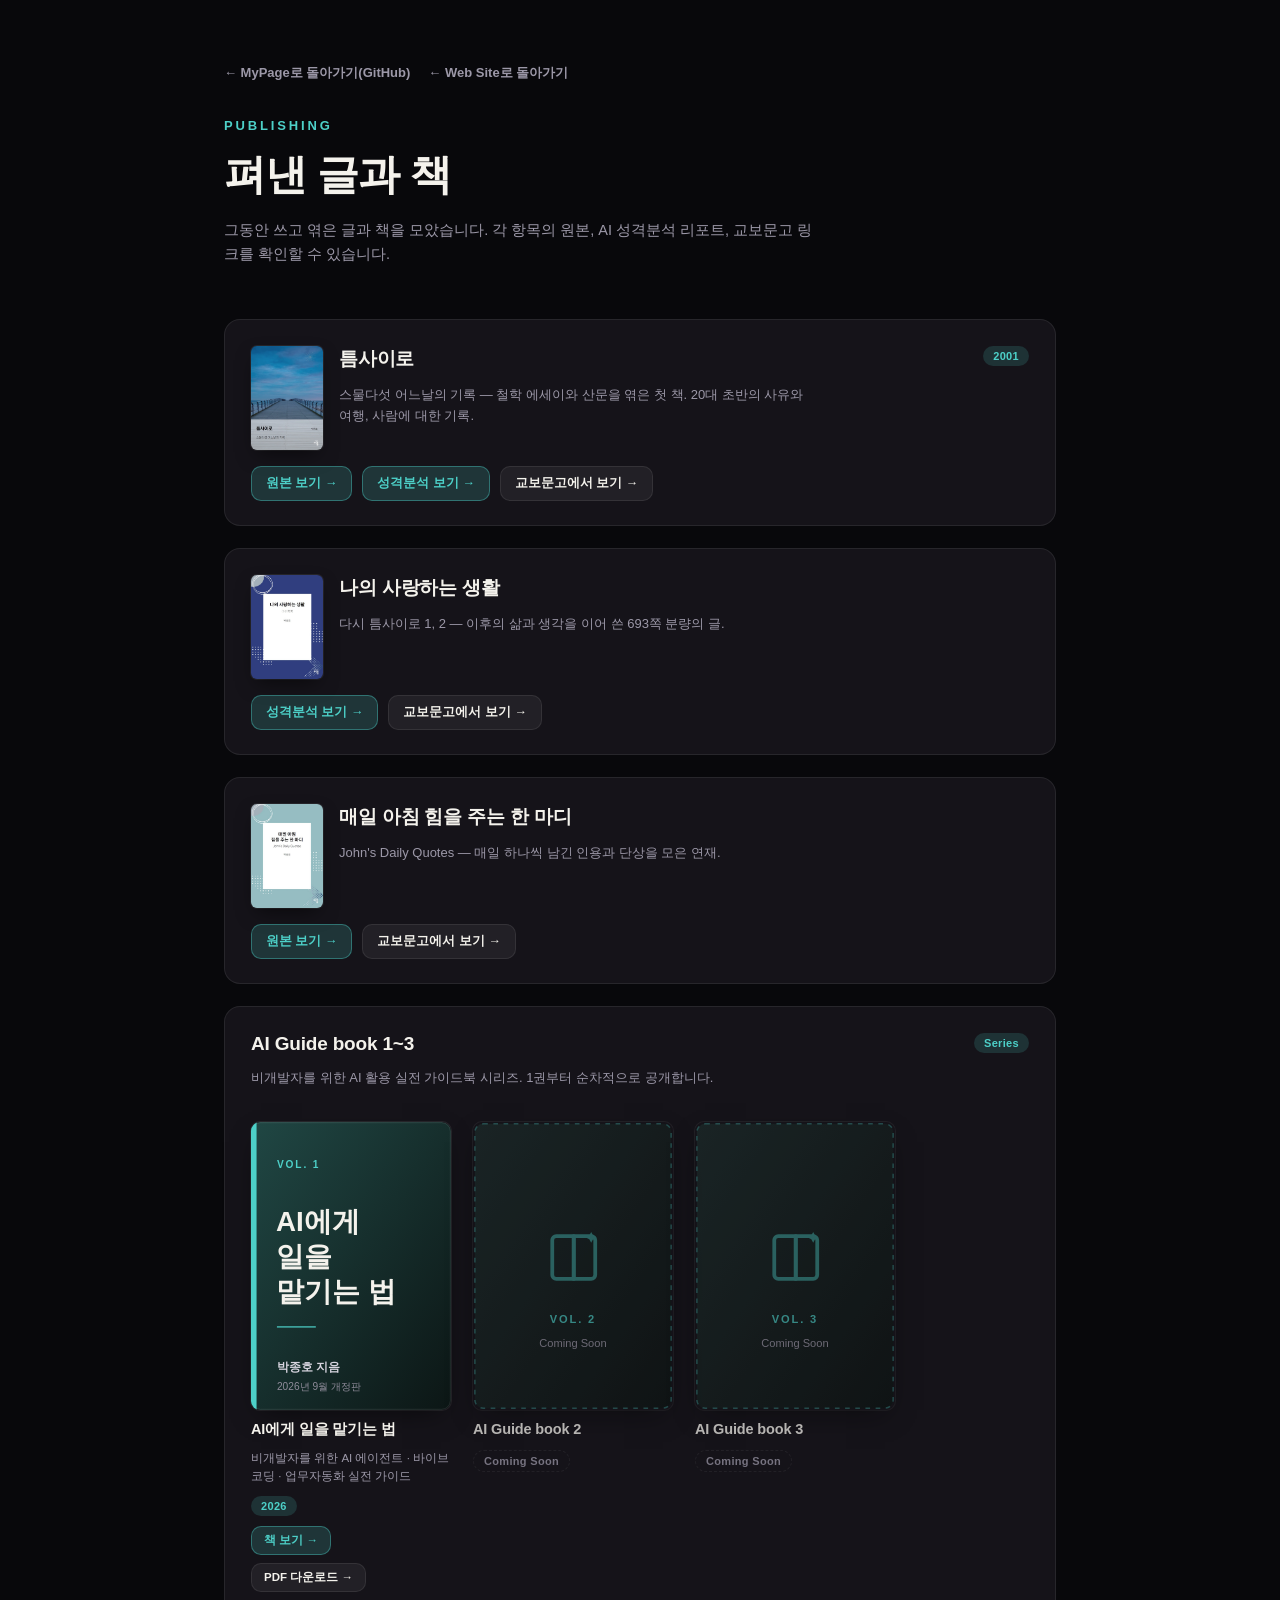
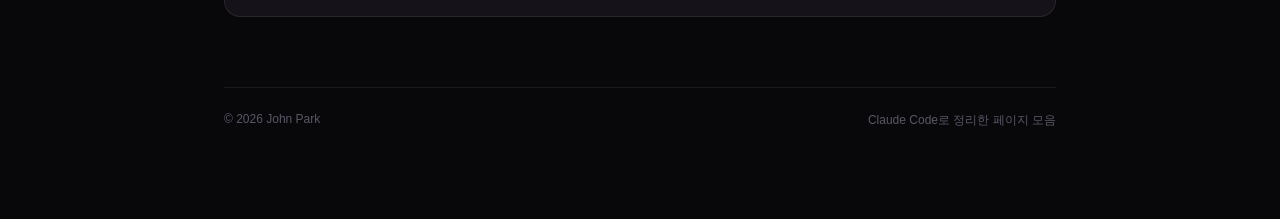
<file: publishing.html>
<!doctype html>
<html lang="ko">
<head>
<meta charset="UTF-8">
<meta name="viewport" content="width=device-width, initial-scale=1.0">
<title>Publishing · MyPage_JP</title>
<link rel="icon" href="favicon.ico?v=2" sizes="any">
<link rel="icon" type="image/png" href="favicon.png?v=2">
<link rel="apple-touch-icon" href="apple-touch-icon.png?v=2">
<style>
  :root{
    --bg:#08080b;
    --card:#151319;
    --ink:#f4f2ec;
    --ink-soft:#9c98a8;
    --line:rgba(255,255,255,0.08);
    --pub:#4dd0c8;
  }
  *{box-sizing:border-box;}
  html,body{
    margin:0;
    background:var(--bg);
    color:var(--ink);
    font-family:"Pretendard","Apple SD Gothic Neo","Noto Sans KR",-apple-system,BlinkMacSystemFont,"Segoe UI",sans-serif;
  }
  .wrap{max-width:880px;margin:0 auto;padding:64px 24px 90px;}

  .back-row{display:flex;flex-wrap:wrap;gap:18px;margin-bottom:34px;}
  .back{
    display:inline-flex;align-items:center;gap:6px;
    font-size:13px;font-weight:700;color:var(--ink-soft);
    text-decoration:none;
  }
  .back:hover{color:var(--ink);}

  header.hero{margin-bottom:52px;}
  .eyebrow{
    display:inline-flex;align-items:center;gap:8px;
    font-size:13px;font-weight:800;letter-spacing:.22em;
    color:var(--pub);text-transform:uppercase;
    margin-bottom:14px;
  }
  h1{font-size:clamp(30px,5vw,42px);margin:0 0 14px;font-weight:900;letter-spacing:-0.02em;}
  .sub{font-size:14.5px;color:var(--ink-soft);line-height:1.7;max-width:600px;}

  .books{display:flex;flex-direction:column;gap:22px;margin-top:10px;}
  .book{
    background:var(--card);border:1px solid var(--line);border-radius:16px;
    padding:26px 26px 24px;
  }
  .book-head{display:flex;justify-content:space-between;align-items:flex-start;gap:18px;flex-wrap:wrap;margin-bottom:14px;}
  .book-main{display:flex;gap:16px;flex:1;min-width:240px;}
  .cover{
    flex-shrink:0;width:72px;height:104px;object-fit:cover;border-radius:6px;
    box-shadow:0 8px 20px -6px rgba(0,0,0,0.6), 0 0 0 1px rgba(255,255,255,0.08);
  }
  .book h2{margin:0 0 6px;font-size:19px;font-weight:800;letter-spacing:-0.01em;}
  .book .desc{font-size:13px;color:var(--ink-soft);line-height:1.6;max-width:480px;}
  .badge{
    flex-shrink:0;font-size:11px;font-weight:800;letter-spacing:.03em;
    color:var(--pub);background:color-mix(in srgb, var(--pub) 16%, transparent);
    padding:4px 10px;border-radius:999px;white-space:nowrap;
  }

  .links{display:flex;flex-wrap:wrap;gap:10px;margin-top:16px;}
  .lnk{
    display:inline-flex;align-items:center;gap:6px;
    font-size:12.5px;font-weight:700;color:var(--ink);
    background:rgba(255,255,255,0.06);border:1px solid var(--line);
    padding:8px 14px;border-radius:10px;text-decoration:none;
    transition:background .2s ease, border-color .2s ease;
  }
  .lnk:hover{background:rgba(255,255,255,0.1);border-color:rgba(255,255,255,0.18);}
  .lnk.primary{background:color-mix(in srgb, var(--pub) 18%, transparent);border-color:color-mix(in srgb, var(--pub) 40%, transparent);color:var(--pub);}
  .lnk.pending{
    color:var(--ink-soft);background:transparent;border-style:dashed;
    cursor:default;pointer-events:none;
  }

  .book-soon{border-style:dashed;background:rgba(255,255,255,0.015);}
  .cover-placeholder{
    display:flex;align-items:center;justify-content:center;
    background:linear-gradient(155deg, color-mix(in srgb, var(--pub) 22%, var(--card)), color-mix(in srgb, var(--pub) 6%, var(--card)));
    border:1px dashed color-mix(in srgb, var(--pub) 45%, transparent);
    box-shadow:none;
  }
  .cover-placeholder svg{width:34px;height:34px;stroke:var(--pub);opacity:.85;}
  .badge-soon{
    color:var(--ink-soft);background:transparent;border:1px dashed var(--line);
  }

  .series-head{margin-bottom:20px;}
  .series-grid{display:flex;flex-wrap:wrap;gap:22px;}
  .series-item{flex:1 1 150px;max-width:200px;display:flex;flex-direction:column;gap:10px;}
  .series-cover{
    width:100%;aspect-ratio:216/312;border-radius:9px;display:block;
    box-shadow:0 10px 26px -10px rgba(0,0,0,0.6), 0 0 0 1px rgba(255,255,255,0.08);
  }
  .series-item h3{margin:0;font-size:14.5px;font-weight:800;letter-spacing:-0.01em;line-height:1.35;}
  .series-sub{margin:0;font-size:11.5px;color:var(--ink-soft);line-height:1.55;}
  .series-item .badge{align-self:flex-start;}
  .series-pending{opacity:.72;}
  .series-item .links{margin-top:0;gap:8px;}
  .series-item .lnk{padding:6px 12px;font-size:11.5px;}

  footer{
    margin-top:70px;padding-top:24px;border-top:1px solid var(--line);
    font-size:12px;color:#5a5766;
    display:flex;justify-content:space-between;flex-wrap:wrap;gap:10px;
  }
</style>
</head>
<body>
<div class="wrap">

  <div class="back-row">
    <a class="back" href="index.html">← MyPage로 돌아가기(GitHub)</a>
    <a class="back" href="https://johnpark.lovable.app/" target="_blank" rel="noopener">← Web Site로 돌아가기</a>
  </div>

  <header class="hero">
    <div class="eyebrow">Publishing</div>
    <h1>펴낸 글과 책</h1>
    <p class="sub">그동안 쓰고 엮은 글과 책을 모았습니다. 각 항목의 원본, AI 성격분석 리포트, 교보문고 링크를 확인할 수 있습니다.</p>
  </header>

  <div class="books">

    <div class="book">
      <div class="book-head">
        <div class="book-main">
          <img class="cover" src="assets/publishing/covers/teumsairo.webp" alt="틈사이로 표지">
          <div>
            <h2>틈사이로</h2>
            <p class="desc">스물다섯 어느날의 기록 — 철학 에세이와 산문을 엮은 첫 책. 20대 초반의 사유와 여행, 사람에 대한 기록.</p>
          </div>
        </div>
        <span class="badge">2001</span>
      </div>
      <div class="links">
        <a class="lnk primary" href="https://dec16pjh.github.io/brunch-archive/brunchbook/teumsairo2001/" target="_blank" rel="noopener">원본 보기 →</a>
        <a class="lnk primary" href="webbook.html?book=teumsairo-analysis&amp;pages=18&amp;title=%ED%8B%88%EC%82%AC%EC%9D%B4%EB%A1%9C%20%EC%84%B1%EA%B2%A9%EB%B6%84%EC%84%9D&amp;subtitle=AI%20Personality%20Analysis" target="_blank" rel="noopener">성격분석 보기 →</a>
        <a class="lnk" href="https://product.kyobobook.co.kr/detail/S000220997139" target="_blank" rel="noopener">교보문고에서 보기 →</a>
      </div>
    </div>

    <div class="book">
      <div class="book-head">
        <div class="book-main">
          <img class="cover" src="assets/publishing/covers/naui-sarang-saenghwal.png" alt="나의 사랑하는 생활 표지">
          <div>
            <h2>나의 사랑하는 생활</h2>
            <p class="desc">다시 틈사이로 1, 2 — 이후의 삶과 생각을 이어 쓴 693쪽 분량의 글.</p>
          </div>
        </div>
      </div>
      <div class="links">
        <a class="lnk primary" href="webbook.html?book=naui-sarang-analysis&amp;pages=25&amp;title=%EB%82%98%EC%9D%98%20%EC%82%AC%EB%9E%91%ED%95%98%EB%8A%94%20%EC%83%9D%ED%99%9C%20%EC%84%B1%EA%B2%A9%EB%B6%84%EC%84%9D&amp;subtitle=AI%20Personality%20Analysis" target="_blank" rel="noopener">성격분석 보기 →</a>
        <a class="lnk" href="https://product.kyobobook.co.kr/detail/S000221194768" target="_blank" rel="noopener">교보문고에서 보기 →</a>
      </div>
    </div>

    <div class="book">
      <div class="book-head">
        <div class="book-main">
          <img class="cover" src="assets/publishing/covers/dailyquotes.png" alt="매일 아침 힘을 주는 한 마디 표지">
          <div>
            <h2>매일 아침 힘을 주는 한 마디</h2>
            <p class="desc">John's Daily Quotes — 매일 하나씩 남긴 인용과 단상을 모은 연재.</p>
          </div>
        </div>
      </div>
      <div class="links">
        <a class="lnk primary" href="https://dec16pjh.github.io/brunch-archive/magazine-archive/dailyquotes/" target="_blank" rel="noopener">원본 보기 →</a>
        <a class="lnk" href="https://product.kyobobook.co.kr/detail/S000221064269" target="_blank" rel="noopener">교보문고에서 보기 →</a>
      </div>
    </div>

    <div class="book">
      <div class="book-head series-head">
        <div class="book-main">
          <div>
            <h2>AI Guide book 1~3</h2>
            <p class="desc">비개발자를 위한 AI 활용 실전 가이드북 시리즈. 1권부터 순차적으로 공개합니다.</p>
          </div>
        </div>
        <span class="badge">Series</span>
      </div>

      <div class="series-grid">

        <div class="series-item">
          <img class="series-cover" src="assets/publishing/covers/ai-guide-book-1.svg" alt="AI에게 일을 맡기는 법 표지">
          <h3>AI에게 일을 맡기는 법</h3>
          <p class="series-sub">비개발자를 위한 AI 에이전트 · 바이브 코딩 · 업무자동화 실전 가이드</p>
          <span class="badge">2026</span>
          <div class="links">
            <a class="lnk primary" href="webbook.html?book=ai-guide-book&amp;pages=76&amp;title=AI%EC%97%90%EA%B2%8C%20%EC%9D%BC%EC%9D%84%20%EB%A7%A1%EA%B8%B0%EB%8A%94%20%EB%B2%95&amp;subtitle=%EB%B9%84%EA%B0%9C%EB%B0%9C%EC%9E%90%EB%A5%BC%20%EC%9C%84%ED%95%9C%20AI%20%EC%97%90%EC%9D%B4%EC%A0%84%ED%8A%B8%20%C2%B7%20%EB%B0%94%EC%9D%B4%EB%B8%8C%20%EC%BD%94%EB%94%A9%20%C2%B7%20%EC%97%85%EB%AC%B4%EC%9E%90%EB%8F%99%ED%99%94%20%EC%8B%A4%EC%A0%84%20%EA%B0%80%EC%9D%B4%EB%93%9C" target="_blank" rel="noopener">책 보기 →</a>
            <a class="lnk" href="assets/publishing/ai-guide-book.pdf" target="_blank" rel="noopener">PDF 다운로드 →</a>
          </div>
        </div>

        <div class="series-item series-pending">
          <img class="series-cover" src="assets/publishing/covers/ai-guide-book-2.svg" alt="AI Guide book 2 표지 (준비 중)">
          <h3>AI Guide book 2</h3>
          <span class="badge badge-soon">Coming&nbsp;Soon</span>
        </div>

        <div class="series-item series-pending">
          <img class="series-cover" src="assets/publishing/covers/ai-guide-book-3.svg" alt="AI Guide book 3 표지 (준비 중)">
          <h3>AI Guide book 3</h3>
          <span class="badge badge-soon">Coming&nbsp;Soon</span>
        </div>

      </div>
    </div>

  </div>

  <footer>
    <span>© 2026 John Park</span>
    <span>Claude Code로 정리한 페이지 모음</span>
  </footer>

</div>
</body>
</html>
</file>
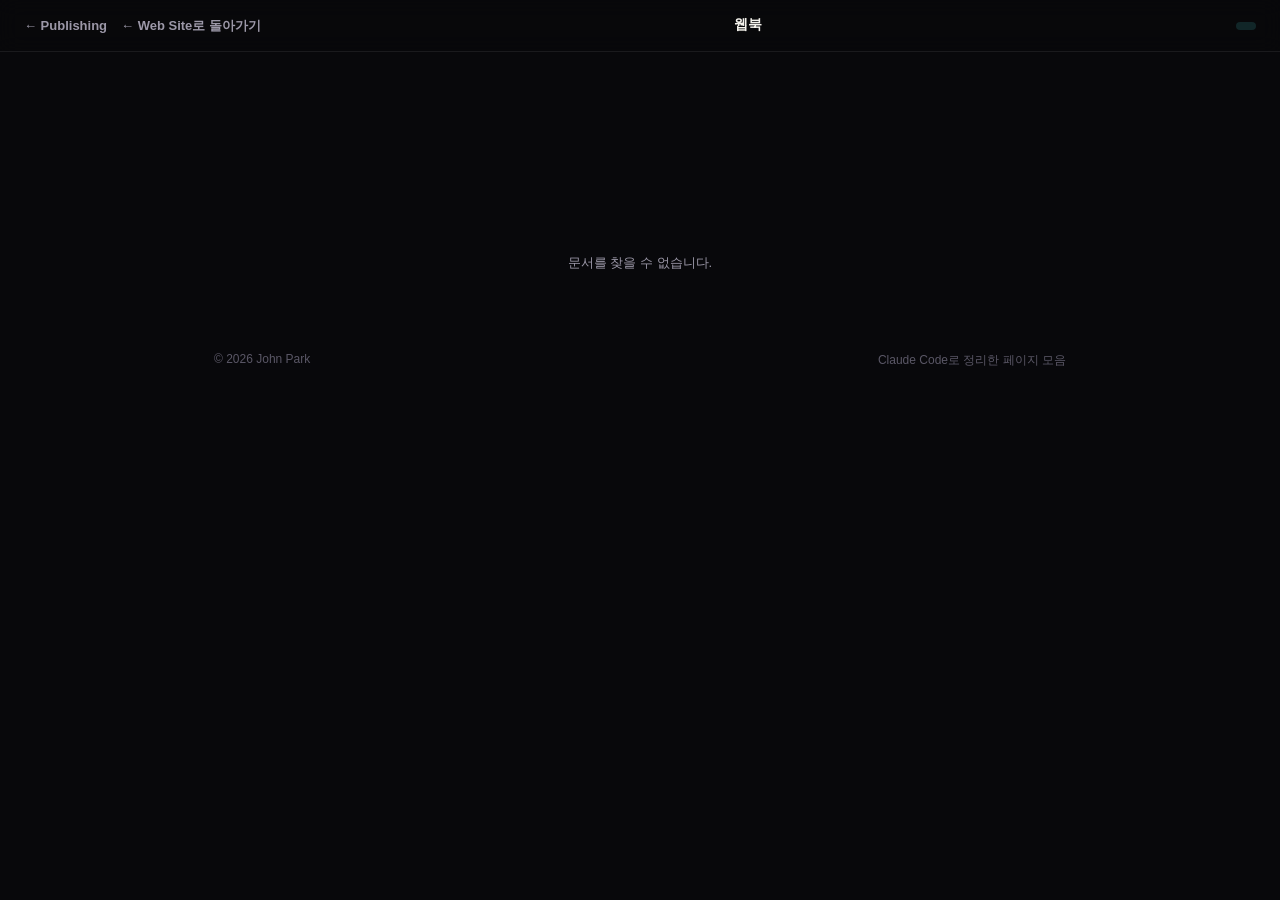
<file: webbook.html>
<!doctype html>
<html lang="ko">
<head>
<meta charset="UTF-8">
<meta name="viewport" content="width=device-width, initial-scale=1.0">
<title>웹북 · MyPage_JP</title>
<link rel="icon" href="favicon.ico?v=2" sizes="any">
<link rel="icon" type="image/png" href="favicon.png?v=2">
<link rel="apple-touch-icon" href="apple-touch-icon.png?v=2">
<style>
  :root{
    --bg:#08080b;
    --ink:#f4f2ec;
    --ink-soft:#9c98a8;
    --line:rgba(255,255,255,0.08);
    --pub:#4dd0c8;
  }
  *{box-sizing:border-box;}
  html,body{
    margin:0;
    background:var(--bg);
    color:var(--ink);
    font-family:"Pretendard","Apple SD Gothic Neo","Noto Sans KR",-apple-system,BlinkMacSystemFont,"Segoe UI",sans-serif;
  }
  .topbar{
    position:sticky;top:0;z-index:10;
    display:flex;align-items:center;justify-content:space-between;gap:16px;
    padding:16px 24px;background:rgba(8,8,11,0.88);backdrop-filter:blur(10px);
    border-bottom:1px solid var(--line);
  }
  .back-group{display:flex;align-items:center;flex-wrap:wrap;gap:14px;flex-shrink:0;}
  .back{
    display:inline-flex;align-items:center;gap:6px;
    font-size:13px;font-weight:700;color:var(--ink-soft);text-decoration:none;flex-shrink:0;
  }
  .back:hover{color:var(--ink);}
  .titles{text-align:center;overflow:hidden;}
  .titles .t{font-size:14px;font-weight:800;white-space:nowrap;overflow:hidden;text-overflow:ellipsis;}
  .titles .s{font-size:11.5px;color:var(--ink-soft);margin-top:1px;}
  .pagecount{
    flex-shrink:0;font-size:11.5px;font-weight:700;color:var(--pub);
    background:color-mix(in srgb, var(--pub) 16%, transparent);
    padding:4px 10px;border-radius:999px;white-space:nowrap;
  }

  .pages{max-width:900px;margin:0 auto;padding:32px 24px 90px;display:flex;flex-direction:column;gap:22px;}
  .sheet{
    position:relative;border-radius:10px;overflow:hidden;
    box-shadow:0 20px 40px -16px rgba(0,0,0,0.65), 0 0 0 1px rgba(255,255,255,0.06);
    background:#fff;
  }
  .sheet img{display:block;width:100%;height:auto;}
  .sheet .pn{
    position:absolute;right:10px;bottom:10px;
    font-size:10.5px;font-weight:700;color:#fff;
    background:rgba(0,0,0,0.55);padding:3px 9px;border-radius:999px;
  }

  .empty{
    max-width:600px;margin:80px auto;text-align:center;color:var(--ink-soft);font-size:13px;
  }

  footer{
    max-width:900px;margin:0 auto;padding:0 24px 60px;
    font-size:12px;color:#5a5766;
    display:flex;justify-content:space-between;flex-wrap:wrap;gap:10px;
  }
</style>
</head>
<body>

  <div class="topbar">
    <div class="back-group">
      <a class="back" id="backLink" href="publishing.html">← Publishing</a>
      <a class="back" href="https://johnpark.lovable.app/" target="_blank" rel="noopener">← Web Site로 돌아가기</a>
    </div>
    <div class="titles">
      <div class="t" id="bookTitle">웹북</div>
      <div class="s" id="bookSubtitle"></div>
    </div>
    <span class="pagecount" id="pageCount"></span>
  </div>

  <div class="pages" id="pages"></div>
  <div class="empty" id="empty" hidden>문서를 찾을 수 없습니다.</div>

  <footer>
    <span>© 2026 John Park</span>
    <span>Claude Code로 정리한 페이지 모음</span>
  </footer>

<script>
  var params = new URLSearchParams(location.search);
  var book = params.get('book');
  var pages = parseInt(params.get('pages'), 10) || 0;
  var title = params.get('title') || '웹북';
  var subtitle = params.get('subtitle') || '';
  var back = params.get('back');

  document.title = title + ' · MyPage_JP';
  document.getElementById('bookTitle').textContent = title;
  document.getElementById('bookSubtitle').textContent = subtitle;
  if (back) document.getElementById('backLink').setAttribute('href', back);

  var container = document.getElementById('pages');
  if (!book || !pages) {
    document.getElementById('empty').hidden = false;
  } else {
    document.getElementById('pageCount').textContent = pages + 'p';
    for (var i = 1; i <= pages; i++) {
      var n = i < 10 ? '0' + i : '' + i;
      var sheet = document.createElement('div');
      sheet.className = 'sheet';
      var img = document.createElement('img');
      img.src = 'assets/publishing/webbook/' + book + '/page-' + n + '.png';
      img.loading = 'lazy';
      img.alt = title + ' ' + i + '쪽';
      var pn = document.createElement('span');
      pn.className = 'pn';
      pn.textContent = i + ' / ' + pages;
      sheet.appendChild(img);
      sheet.appendChild(pn);
      container.appendChild(sheet);
    }
  }
</script>

</body>
</html>
</file>
<file: assets/aps/style.css>
/* ART PROMPT STUDIO — visual design system
   Museum-quality, warm, minimal, premium, accessible. No neon / no AI-dashboard look. */

:root{
  --bg:#faf6ef;
  --bg-soft:#f3ede2;
  --paper:#ffffff;
  --ink:#241f1a;
  --ink-soft:#736a5c;
  --ink-faint:#a89e8d;
  --line:#e7ddcc;
  --accent:#b8562f;
  --accent-soft:#e8c9a0;
  --accent-ink:#7a3a1c;
  --gold:#c9a227;
  --ok:#3a7a5c;
  --radius-lg:22px;
  --radius-md:14px;
  --radius-sm:9px;
  --shadow-card:0 10px 30px -14px rgba(60,45,25,0.28);
  --shadow-card-hover:0 20px 46px -16px rgba(60,45,25,0.36);
  --shadow-pop:0 24px 70px -20px rgba(40,30,15,0.45);
  --serif:"Georgia","Noto Serif KR",serif;
  --sans:"Pretendard","Apple SD Gothic Neo","Noto Sans KR",-apple-system,BlinkMacSystemFont,"Segoe UI",sans-serif;
}

*{box-sizing:border-box;}
html,body{margin:0;padding:0;}
body{
  background:var(--bg);
  color:var(--ink);
  font-family:var(--sans);
  -webkit-font-smoothing:antialiased;
  line-height:1.55;
}
a{color:inherit;}
button{font-family:inherit;}
.hidden{display:none !important;}
.wrap{max-width:1240px;margin:0 auto;padding:0 24px;}
img{max-width:100%;display:block;}

/* ---------- Top bar ---------- */
.topbar{
  position:sticky;top:0;z-index:50;
  background:rgba(250,246,239,0.92);backdrop-filter:blur(8px);
  border-bottom:1px solid var(--line);
}
.topbar .inner{
  max-width:1240px;margin:0 auto;padding:14px 24px;
  display:flex;align-items:center;justify-content:space-between;gap:16px;flex-wrap:wrap;
}
.brand{
  display:inline-flex;align-items:baseline;gap:8px;text-decoration:none;color:var(--ink);
}
.brand .mark{
  font-family:var(--serif);font-weight:700;font-size:20px;letter-spacing:-0.01em;
}
.brand .tag{font-size:11px;color:var(--ink-faint);font-weight:600;letter-spacing:.06em;}
.back-link{
  font-size:12.5px;font-weight:700;color:var(--ink-soft);text-decoration:none;
  display:inline-flex;align-items:center;gap:5px;
}
.back-link:hover{color:var(--accent);}
.topnav{display:flex;gap:6px;flex-wrap:wrap;}
.topnav button{
  border:1px solid transparent;background:none;color:var(--ink-soft);
  font-size:12.5px;font-weight:700;padding:8px 13px;border-radius:999px;cursor:pointer;
  transition:all .15s ease;
}
.topnav button:hover{background:var(--bg-soft);color:var(--ink);}
.topnav button.active{background:var(--ink);color:#fff;}

/* ---------- Step indicator ---------- */
.steps{
  display:flex;align-items:center;justify-content:center;gap:0;
  padding:18px 24px 6px;max-width:820px;margin:0 auto;flex-wrap:wrap;
}
.step{
  display:flex;align-items:center;gap:8px;color:var(--ink-faint);font-size:12px;font-weight:700;
  cursor:pointer;padding:6px 10px;border-radius:10px;
}
.step:hover{background:var(--bg-soft);}
.step .num{
  width:24px;height:24px;border-radius:50%;background:var(--bg-soft);color:var(--ink-soft);
  display:flex;align-items:center;justify-content:center;font-size:12px;font-weight:800;
  border:1px solid var(--line);
}
.step.done .num{background:var(--ok);color:#fff;border-color:var(--ok);}
.step.active{color:var(--ink);}
.step.active .num{background:var(--accent);color:#fff;border-color:var(--accent);}
.step-sep{width:22px;height:1px;background:var(--line);margin:0 2px;}

/* ---------- Sections / views ---------- */
.view{padding:20px 0 90px;}
.section-head{max-width:720px;margin:0 auto 30px;text-align:center;}
.eyebrow{
  display:inline-block;font-size:12px;font-weight:800;letter-spacing:.16em;text-transform:uppercase;
  color:var(--accent);margin-bottom:12px;
}
.section-head h2{font-size:clamp(24px,4vw,34px);margin:0 0 10px;font-weight:800;letter-spacing:-0.01em;font-family:var(--serif);}
.section-head p{color:var(--ink-soft);font-size:14.5px;margin:0;line-height:1.7;}

/* ---------- Home ---------- */
.hero{
  max-width:900px;margin:30px auto 50px;text-align:center;padding:0 24px;
}
.hero h1{
  font-family:var(--serif);font-weight:800;font-size:clamp(34px,6vw,56px);
  margin:0 0 16px;letter-spacing:-0.02em;line-height:1.08;
}
.hero .sub-en{font-size:15px;color:var(--ink-soft);margin:0 0 4px;font-style:italic;}
.hero .sub-ko{font-size:16px;color:var(--ink);margin:0 0 30px;font-weight:600;}
.hero-cta{display:flex;gap:16px;justify-content:center;flex-wrap:wrap;margin-bottom:14px;}
.cta-btn{
  flex:1 1 260px;max-width:320px;
  background:var(--paper);border:1.5px solid var(--line);border-radius:var(--radius-lg);
  padding:26px 22px;text-align:left;cursor:pointer;
  box-shadow:var(--shadow-card);transition:transform .18s ease, box-shadow .18s ease, border-color .18s ease;
}
.cta-btn:hover{transform:translateY(-3px);box-shadow:var(--shadow-card-hover);border-color:var(--accent-soft);}
.cta-btn .cta-icon{font-size:26px;margin-bottom:10px;display:block;}
.cta-btn .cta-title{font-size:17px;font-weight:800;margin-bottom:5px;}
.cta-btn .cta-desc{font-size:12.5px;color:var(--ink-soft);}
.cta-btn.primary{background:var(--ink);color:#fff;border-color:var(--ink);}
.cta-btn.primary .cta-desc{color:rgba(255,255,255,0.72);}

.home-featured{max-width:1240px;margin:0 auto;padding:10px 24px 0;}
.home-featured h3{
  text-align:center;font-family:var(--serif);font-weight:700;font-size:20px;margin:0 0 26px;color:var(--ink);
}

/* ---------- Card grid ---------- */
.grid{
  display:grid;gap:22px;
  grid-template-columns:repeat(4, 1fr);
}
@media (max-width:1180px){ .grid{grid-template-columns:repeat(3,1fr);} }
@media (max-width:820px){ .grid{grid-template-columns:repeat(2,1fr);gap:16px;} }
@media (max-width:520px){ .grid{grid-template-columns:1fr;} }
.grid.dense{grid-template-columns:repeat(5,1fr);}
@media (max-width:1320px){ .grid.dense{grid-template-columns:repeat(4,1fr);} }
@media (max-width:1180px){ .grid.dense{grid-template-columns:repeat(3,1fr);} }
@media (max-width:820px){ .grid.dense{grid-template-columns:repeat(2,1fr);} }
@media (max-width:520px){ .grid.dense{grid-template-columns:1fr;} }

/* ---------- Style card ---------- */
.style-card{
  background:var(--paper);border-radius:var(--radius-lg);overflow:hidden;cursor:pointer;
  border:2px solid transparent;box-shadow:var(--shadow-card);
  transition:transform .18s ease, box-shadow .18s ease, border-color .18s ease;
  display:flex;flex-direction:column;position:relative;
}
.style-card:hover{transform:translateY(-4px);box-shadow:var(--shadow-card-hover);}
.style-card.selected{border-color:var(--accent);}
.style-card.selected .swatch::after{content:'✓';position:absolute;top:10px;right:10px;
  width:26px;height:26px;border-radius:50%;background:var(--accent);color:#fff;
  display:flex;align-items:center;justify-content:center;font-size:13px;font-weight:900;
  box-shadow:0 3px 10px rgba(0,0,0,0.25);}
.swatch{
  position:relative;height:150px;overflow:hidden;
  background-image:
    repeating-linear-gradient(115deg, rgba(255,255,255,0.10) 0 2px, transparent 2px 7px),
    conic-gradient(from 200deg, var(--c1), var(--c2), var(--c3), var(--c4), var(--c1));
}
/* Representative artwork thumbnail (progressive enhancement over the gradient).
   Absent/failed fetch leaves the gradient exactly as it was — see app.js fetchStyleArtwork. */
.artwork-img{
  position:absolute;inset:0;width:100%;height:100%;object-fit:cover;
  opacity:0;transition:opacity .4s ease;background:transparent;
}
.artwork-img.loaded{opacity:1;}
.swatch .fav-btn{
  position:absolute;top:9px;left:9px;width:26px;height:26px;border-radius:50%;
  background:rgba(255,255,255,0.85);border:none;cursor:pointer;font-size:13px;
  display:flex;align-items:center;justify-content:center;
}
.swatch .fav-btn.active{background:var(--accent);color:#fff;}
.swatch .type-badge{
  position:absolute;bottom:9px;left:9px;font-size:10px;font-weight:800;letter-spacing:.04em;
  background:rgba(0,0,0,0.35);color:#fff;padding:3px 9px;border-radius:999px;backdrop-filter:blur(3px);
}
.style-card .body{padding:16px 17px 18px;flex:1;display:flex;flex-direction:column;}
.style-card h4{margin:0 0 3px;font-size:15.5px;font-weight:800;letter-spacing:-0.01em;}
.style-card .native{font-size:11px;color:var(--ink-faint);margin-bottom:8px;}
.style-card .desc{font-size:12px;color:var(--ink-soft);line-height:1.55;flex:1;margin-bottom:10px;}
.style-card .meta{font-size:10.5px;color:var(--ink-faint);margin-bottom:12px;display:flex;gap:8px;flex-wrap:wrap;}
.style-card .pick-btn{
  align-self:flex-start;font-size:11.5px;font-weight:800;color:var(--accent-ink);
  background:var(--accent-soft);border:none;border-radius:999px;padding:7px 14px;cursor:pointer;
}
.style-card.selected .pick-btn{background:var(--accent);color:#fff;}

/* ---------- Search + filters ---------- */
.search-row{max-width:640px;margin:0 auto 26px;display:flex;gap:10px;flex-wrap:wrap;justify-content:center;}
.search-box{
  flex:1;min-width:240px;display:flex;align-items:center;gap:8px;
  background:var(--paper);border:1.5px solid var(--line);border-radius:999px;padding:12px 18px;
}
.search-box input{border:none;outline:none;background:none;font-size:14px;width:100%;color:var(--ink);font-family:inherit;}
.filter-chips{display:flex;gap:8px;flex-wrap:wrap;justify-content:center;margin-bottom:26px;}
.chip{
  font-size:12px;font-weight:700;padding:7px 15px;border-radius:999px;border:1px solid var(--line);
  background:var(--paper);color:var(--ink-soft);cursor:pointer;
}
.chip.active{background:var(--ink);color:#fff;border-color:var(--ink);}
.chip:hover{border-color:var(--accent);}

/* ---------- Modal / style detail ---------- */
.modal-overlay{
  position:fixed;inset:0;background:rgba(30,22,12,0.55);backdrop-filter:blur(2px);
  display:flex;align-items:flex-start;justify-content:center;padding:40px 16px;z-index:200;
  overflow-y:auto;
}
.modal-overlay.hidden{display:none;}
.modal-card{
  background:var(--paper);border-radius:26px;max-width:760px;width:100%;
  box-shadow:var(--shadow-pop);overflow:hidden;margin-bottom:40px;
}
.modal-hero{
  height:180px;position:relative;overflow:hidden;
  background-image:
    repeating-linear-gradient(115deg, rgba(255,255,255,0.12) 0 3px, transparent 3px 9px),
    conic-gradient(from 200deg, var(--c1), var(--c2), var(--c3), var(--c4), var(--c1));
}
.modal-hero .close-btn{
  position:absolute;top:14px;right:14px;width:34px;height:34px;border-radius:50%;
  background:rgba(255,255,255,0.85);border:none;font-size:18px;cursor:pointer;
}
.modal-body{padding:28px 30px 32px;}
.modal-body .k-title{font-family:var(--serif);font-size:26px;font-weight:800;margin:0 0 2px;}
.modal-body .k-native{font-size:13px;color:var(--ink-faint);margin-bottom:12px;}
.modal-body .k-meta{display:flex;gap:14px;flex-wrap:wrap;font-size:12px;color:var(--ink-soft);margin-bottom:18px;}
.modal-body .k-meta span{background:var(--bg-soft);padding:4px 10px;border-radius:999px;}
.modal-body .k-desc{font-size:14px;line-height:1.75;color:var(--ink);margin-bottom:18px;}
.modal-body .k-bio{font-size:13px;line-height:1.8;color:var(--ink-soft);margin:-8px 0 18px;}
.link-row{display:flex;gap:8px;flex-wrap:wrap;margin-bottom:18px;}
.dna-note{
  background:var(--bg-soft);border-left:3px solid var(--accent);border-radius:10px;
  padding:14px 16px;font-size:12.5px;color:var(--ink-soft);line-height:1.7;margin-bottom:20px;
}
.dna-grid{display:grid;grid-template-columns:1fr 1fr;gap:10px 18px;margin-bottom:20px;}
@media (max-width:520px){ .dna-grid{grid-template-columns:1fr;} }
.dna-item dt{font-size:10.5px;font-weight:800;letter-spacing:.05em;text-transform:uppercase;color:var(--accent-ink);margin-bottom:3px;}
.dna-item dd{font-size:12.5px;color:var(--ink-soft);margin:0;line-height:1.55;}
.works-list{font-size:12px;color:var(--ink-soft);margin-bottom:20px;}
.works-list b{color:var(--ink);}
.works-section{margin-bottom:22px;}
.works-section h4{font-size:13.5px;font-weight:800;margin:0 0 12px;font-family:var(--serif);}
.works-grid{display:grid;grid-template-columns:repeat(5,1fr);gap:10px;}
@media (max-width:640px){ .works-grid{grid-template-columns:repeat(3,1fr);} }
@media (max-width:420px){ .works-grid{grid-template-columns:repeat(2,1fr);} }
.work-card{border-radius:10px;overflow:hidden;background:var(--bg-soft);border:1px solid var(--line);cursor:zoom-in;transition:transform .15s ease, box-shadow .15s ease;}
.work-card:hover{transform:translateY(-2px);box-shadow:var(--shadow-card);}
.work-thumb{position:relative;aspect-ratio:1/1;overflow:hidden;background:linear-gradient(135deg,var(--bg-soft),var(--accent-soft));}
.work-label{font-size:10px;line-height:1.4;color:var(--ink-soft);padding:6px 7px;}
.modal-actions{display:flex;gap:10px;flex-wrap:wrap;}

/* ---------- Artwork lightbox ---------- */
.lightbox-overlay{
  position:fixed;inset:0;background:rgba(15,10,5,0.82);backdrop-filter:blur(3px);
  display:flex;align-items:center;justify-content:center;padding:32px 16px;z-index:300;
}
.lightbox-overlay.hidden{display:none;}
.lightbox-card{position:relative;max-width:880px;width:100%;max-height:92vh;display:flex;flex-direction:column;align-items:center;}
.lightbox-img-wrap{
  position:relative;width:100%;flex:1;min-height:200px;max-height:70vh;
  display:flex;align-items:center;justify-content:center;border-radius:16px;overflow:hidden;
  background:rgba(255,255,255,0.04);
}
.lightbox-img-wrap img{max-width:100%;max-height:70vh;object-fit:contain;border-radius:16px;box-shadow:0 20px 60px rgba(0,0,0,0.45);}
.lightbox-img-wrap .spinner{border-color:rgba(255,255,255,0.25);border-top-color:#fff;}
.lightbox-empty{color:rgba(255,255,255,0.75);font-size:13px;text-align:center;padding:30px;}
.lightbox-caption{width:100%;max-width:640px;text-align:center;padding-top:18px;}
.lightbox-title{color:#fff;font-family:var(--serif);font-size:17px;font-weight:700;margin-bottom:3px;}
.lightbox-sub{color:rgba(255,255,255,0.65);font-size:12.5px;margin-bottom:14px;}
.lightbox-close{
  position:absolute;top:18px;right:22px;width:38px;height:38px;border-radius:50%;
  background:rgba(255,255,255,0.12);border:none;color:#fff;font-size:19px;cursor:pointer;z-index:2;
}
.lightbox-close:hover{background:rgba(255,255,255,0.22);}
.lightbox-caption .btn{background:rgba(255,255,255,0.12);color:#fff;border:1.5px solid rgba(255,255,255,0.3);}
.lightbox-caption .btn:hover{background:rgba(255,255,255,0.22);}
.lightbox-nav{
  position:absolute;top:50%;transform:translateY(-50%);
  background:rgba(255,255,255,0.12);border:none;color:#fff;
  font-size:22px;width:46px;height:46px;border-radius:50%;cursor:pointer;z-index:2;
}
.lightbox-nav:hover{background:rgba(255,255,255,0.24);}
.lightbox-nav.prev{left:8px;}
.lightbox-nav.next{right:8px;}
@media (max-width:640px){
  .lightbox-nav{width:38px;height:38px;font-size:18px;}
  .lightbox-nav.prev{left:2px;} .lightbox-nav.next{right:2px;}
}

/* ---------- Buttons ---------- */
.btn{
  font-size:13.5px;font-weight:800;padding:12px 22px;border-radius:999px;border:none;cursor:pointer;
  display:inline-flex;align-items:center;gap:7px;transition:transform .12s ease, opacity .12s ease;
}
.btn:active{transform:scale(0.97);}
.btn.primary{background:var(--accent);color:#fff;}
.btn.primary:hover{opacity:.92;}
.btn.dark{background:var(--ink);color:#fff;}
.btn.dark:hover{opacity:.9;}
.btn.ghost{background:var(--paper);color:var(--ink);border:1.5px solid var(--line);}
.btn.ghost:hover{border-color:var(--accent);}
.btn.sm{padding:9px 16px;font-size:12px;}
.btn:disabled{opacity:.5;cursor:not-allowed;}
.btn-row{display:flex;gap:10px;flex-wrap:wrap;}

/* ---------- Subject step ---------- */
.subject-box{max-width:720px;margin:0 auto 24px;}
.subject-input{
  width:100%;font-size:17px;padding:20px 22px;border-radius:20px;border:2px solid var(--line);
  background:var(--paper);color:var(--ink);font-family:inherit;resize:vertical;min-height:64px;
}
.subject-input:focus{outline:none;border-color:var(--accent);}
.cat-row{display:flex;gap:8px;flex-wrap:wrap;justify-content:center;max-width:900px;margin:16px auto 20px;}
.cat-chip{
  font-size:12.5px;font-weight:700;padding:8px 14px;border-radius:999px;border:1px solid var(--line);
  background:var(--paper);cursor:pointer;color:var(--ink-soft);
}
.cat-chip.active{background:var(--accent-soft);border-color:var(--accent);color:var(--accent-ink);}
.suggest-row{display:flex;gap:8px;flex-wrap:wrap;justify-content:center;max-width:900px;margin:0 auto 30px;}
.suggest-chip{
  font-size:12.5px;padding:8px 14px;border-radius:12px;background:var(--bg-soft);border:1px dashed var(--line);
  cursor:pointer;color:var(--ink-soft);
}
.suggest-chip:hover{border-color:var(--accent);color:var(--ink);}

.scene-card{
  max-width:720px;margin:0 auto 34px;background:var(--paper);border:1.5px solid var(--line);
  border-radius:20px;padding:22px 24px;
}
.scene-card .scene-label{font-size:11px;font-weight:800;letter-spacing:.08em;color:var(--accent);text-transform:uppercase;margin-bottom:10px;}
.scene-row{display:flex;gap:10px;margin-bottom:9px;font-size:13px;line-height:1.6;}
.scene-row b{flex-shrink:0;width:78px;color:var(--ink-faint);font-weight:700;font-size:11.5px;padding-top:2px;}
.scene-row span{color:var(--ink);}

/* ---------- Preview grid (style x subject) ---------- */
.preview-card{
  background:var(--paper);border-radius:18px;border:2px solid transparent;overflow:hidden;cursor:pointer;
  box-shadow:var(--shadow-card);transition:all .15s ease;
}
.preview-card:hover{transform:translateY(-3px);box-shadow:var(--shadow-card-hover);}
.preview-card.selected{border-color:var(--accent);}
.preview-card .swatch{height:90px;}
.preview-card .pbody{padding:14px 16px 16px;}
.preview-card h5{margin:0 0 6px;font-size:14px;font-weight:800;}
.preview-card p{margin:0 0 10px;font-size:11.5px;color:var(--ink-soft);line-height:1.55;}
.preview-card .mini-prompt{
  font-size:10.5px;color:var(--ink-faint);background:var(--bg-soft);border-radius:8px;padding:8px 10px;
  line-height:1.5;font-style:italic;
}

/* ---------- Customize options ---------- */
.opt-group{max-width:1000px;margin:0 auto 34px;}
.opt-group-head{display:flex;align-items:center;justify-content:space-between;margin-bottom:14px;flex-wrap:wrap;gap:8px;}
.opt-group-head h3{font-size:15px;font-weight:800;margin:0;font-family:var(--serif);}
.opt-ai-btn{
  font-size:11px;font-weight:800;color:var(--accent-ink);background:var(--accent-soft);
  border:none;border-radius:999px;padding:6px 13px;cursor:pointer;
}
.opt-chips{display:flex;gap:9px;flex-wrap:wrap;}
.opt-chip{
  font-size:12.5px;font-weight:600;padding:10px 16px;border-radius:12px;border:1.5px solid var(--line);
  background:var(--paper);cursor:pointer;color:var(--ink-soft);position:relative;
}
.opt-chip.selected{background:var(--ink);border-color:var(--ink);color:#fff;font-weight:800;}
.opt-chip .reco-dot{
  position:absolute;top:-6px;right:-6px;width:16px;height:16px;border-radius:50%;background:var(--gold);
  color:#fff;font-size:9px;display:flex;align-items:center;justify-content:center;font-weight:900;
}
.reco-panel{
  max-width:1000px;margin:0 auto 28px;background:var(--bg-soft);border-radius:16px;padding:16px 20px;
  font-size:12.5px;color:var(--ink-soft);line-height:1.8;
}
.reco-panel b{color:var(--ink);}

.aspect-row{display:flex;gap:10px;flex-wrap:wrap;justify-content:center;}
.aspect-chip{
  display:flex;flex-direction:column;align-items:center;gap:6px;padding:12px 16px;border-radius:12px;
  border:1.5px solid var(--line);background:var(--paper);cursor:pointer;font-size:11px;font-weight:700;color:var(--ink-soft);
}
.aspect-chip .ratio-box{background:var(--bg-soft);border:1px solid var(--line);border-radius:4px;}
.aspect-chip.selected{border-color:var(--accent);background:var(--accent-soft);color:var(--accent-ink);}

/* ---------- Purpose / platform ---------- */
.pill-grid{display:flex;gap:9px;flex-wrap:wrap;justify-content:center;max-width:980px;margin:0 auto 30px;}
.pill{
  font-size:12.5px;font-weight:700;padding:10px 17px;border-radius:999px;border:1.5px solid var(--line);
  background:var(--paper);cursor:pointer;color:var(--ink-soft);
}
.pill.selected{background:var(--accent);border-color:var(--accent);color:#fff;}

.optimize-cta{max-width:520px;margin:10px auto 0;text-align:center;}
.optimize-cta .btn{width:100%;justify-content:center;padding:16px;font-size:15px;}

.loading-box{max-width:520px;margin:30px auto;text-align:center;color:var(--ink-soft);font-size:13.5px;}
.spinner{
  width:34px;height:34px;border-radius:50%;border:3px solid var(--line);border-top-color:var(--accent);
  margin:0 auto 14px;animation:spin 0.9s linear infinite;
}
@keyframes spin{to{transform:rotate(360deg);}}
.error-box{
  max-width:520px;margin:30px auto;text-align:center;color:var(--accent-ink);font-size:13.5px;
  background:#fbe9e2;border-radius:14px;padding:20px;
}

/* ---------- Final prompt screen ---------- */
.final-summary{
  max-width:820px;margin:0 auto 26px;display:flex;gap:10px;flex-wrap:wrap;justify-content:center;
}
.summary-chip{
  font-size:11.5px;font-weight:700;background:var(--bg-soft);padding:8px 14px;border-radius:999px;color:var(--ink-soft);
}
.summary-chip b{color:var(--ink);}

.lang-toggle{display:flex;gap:6px;justify-content:center;margin-bottom:16px;}
.lang-toggle button{
  font-size:12.5px;font-weight:800;padding:8px 18px;border-radius:999px;border:1.5px solid var(--line);
  background:var(--paper);cursor:pointer;color:var(--ink-soft);
}
.lang-toggle button.active{background:var(--ink);color:#fff;border-color:var(--ink);}

.prompt-box{
  max-width:820px;margin:0 auto 20px;background:var(--paper);border:1.5px solid var(--line);
  border-radius:20px;padding:26px 28px;font-size:14.5px;line-height:1.85;color:var(--ink);
  white-space:pre-wrap;
}
.disclaimer{
  max-width:820px;margin:0 auto 26px;font-size:11.5px;color:var(--ink-faint);text-align:center;
  font-style:italic;
}
.final-actions{max-width:820px;margin:0 auto 40px;display:flex;gap:10px;flex-wrap:wrap;justify-content:center;}

.explain-toggle{
  max-width:820px;margin:0 auto 10px;width:100%;text-align:left;background:var(--bg-soft);
  border:none;border-radius:14px;padding:16px 20px;font-size:13.5px;font-weight:800;cursor:pointer;
  display:flex;align-items:center;justify-content:space-between;
}
.explain-panel{max-width:820px;margin:0 auto 40px;background:var(--paper);border:1px solid var(--line);border-radius:14px;padding:6px 20px;}
.explain-item{padding:14px 0;border-bottom:1px solid var(--line);}
.explain-item:last-child{border-bottom:none;}
.explain-item .ei-label{font-size:11.5px;font-weight:800;color:var(--accent-ink);margin-bottom:4px;}
.explain-item .ei-text{font-size:12.5px;color:var(--ink-soft);line-height:1.65;}

/* ---------- Compare mode ---------- */
.compare-toolbar{max-width:900px;margin:0 auto 24px;display:flex;gap:12px;flex-wrap:wrap;align-items:center;justify-content:center;}
.compare-grid{display:grid;grid-template-columns:repeat(3,1fr);gap:20px;max-width:1080px;margin:0 auto;}
@media (max-width:900px){ .compare-grid{grid-template-columns:repeat(2,1fr);} }
@media (max-width:560px){ .compare-grid{grid-template-columns:1fr;} }
.compare-card{background:var(--paper);border-radius:16px;overflow:hidden;box-shadow:var(--shadow-card);}
.compare-card .swatch{height:80px;}
.compare-card .cbody{padding:14px 16px;}
.compare-card h5{margin:0 0 6px;font-size:13.5px;font-weight:800;}
.compare-card p{font-size:11px;color:var(--ink-soft);line-height:1.5;margin:0 0 10px;}
.compare-card .mini-prompt{font-size:10px;background:var(--bg-soft);border-radius:8px;padding:8px 9px;line-height:1.5;color:var(--ink-faint);margin-bottom:10px;}

/* ---------- Favorites / empty states ---------- */
.empty-state{max-width:420px;margin:60px auto;text-align:center;color:var(--ink-faint);font-size:13.5px;}
.empty-state .icon{font-size:34px;margin-bottom:10px;}

/* ---------- Style finder ---------- */
.finder-box{max-width:640px;margin:0 auto 30px;}
.finder-result{max-width:760px;margin:0 auto;display:flex;flex-direction:column;gap:14px;}
.finder-item{
  display:flex;gap:16px;background:var(--paper);border:1.5px solid var(--line);border-radius:16px;
  padding:16px;align-items:center;cursor:pointer;
}
.finder-item:hover{border-color:var(--accent);}
.finder-item .swatch{width:72px;height:72px;border-radius:12px;flex-shrink:0;}
.finder-item h5{margin:0 0 4px;font-size:14px;font-weight:800;}
.finder-item p{margin:0;font-size:12px;color:var(--ink-soft);line-height:1.55;}

/* ---------- Toast ---------- */
.toast{
  position:fixed;bottom:26px;left:50%;transform:translateX(-50%) translateY(20px);
  background:var(--ink);color:#fff;font-size:13px;font-weight:700;padding:12px 22px;border-radius:999px;
  box-shadow:0 12px 30px rgba(0,0,0,0.3);opacity:0;pointer-events:none;transition:all .25s ease;z-index:400;
}
.toast.show{opacity:1;transform:translateX(-50%) translateY(0);}

/* ---------- Random inspiration floating button ---------- */
.random-fab{
  position:fixed;bottom:26px;right:26px;background:var(--ink);color:#fff;border:none;border-radius:999px;
  padding:13px 20px;font-size:13px;font-weight:800;cursor:pointer;box-shadow:0 12px 30px rgba(0,0,0,0.28);z-index:120;
  display:flex;align-items:center;gap:8px;
}
.random-fab:hover{opacity:.92;}

footer.aps-footer{
  max-width:1240px;margin:0 auto;padding:30px 24px;color:var(--ink-faint);font-size:11.5px;
  border-top:1px solid var(--line);text-align:center;
}
</file>
